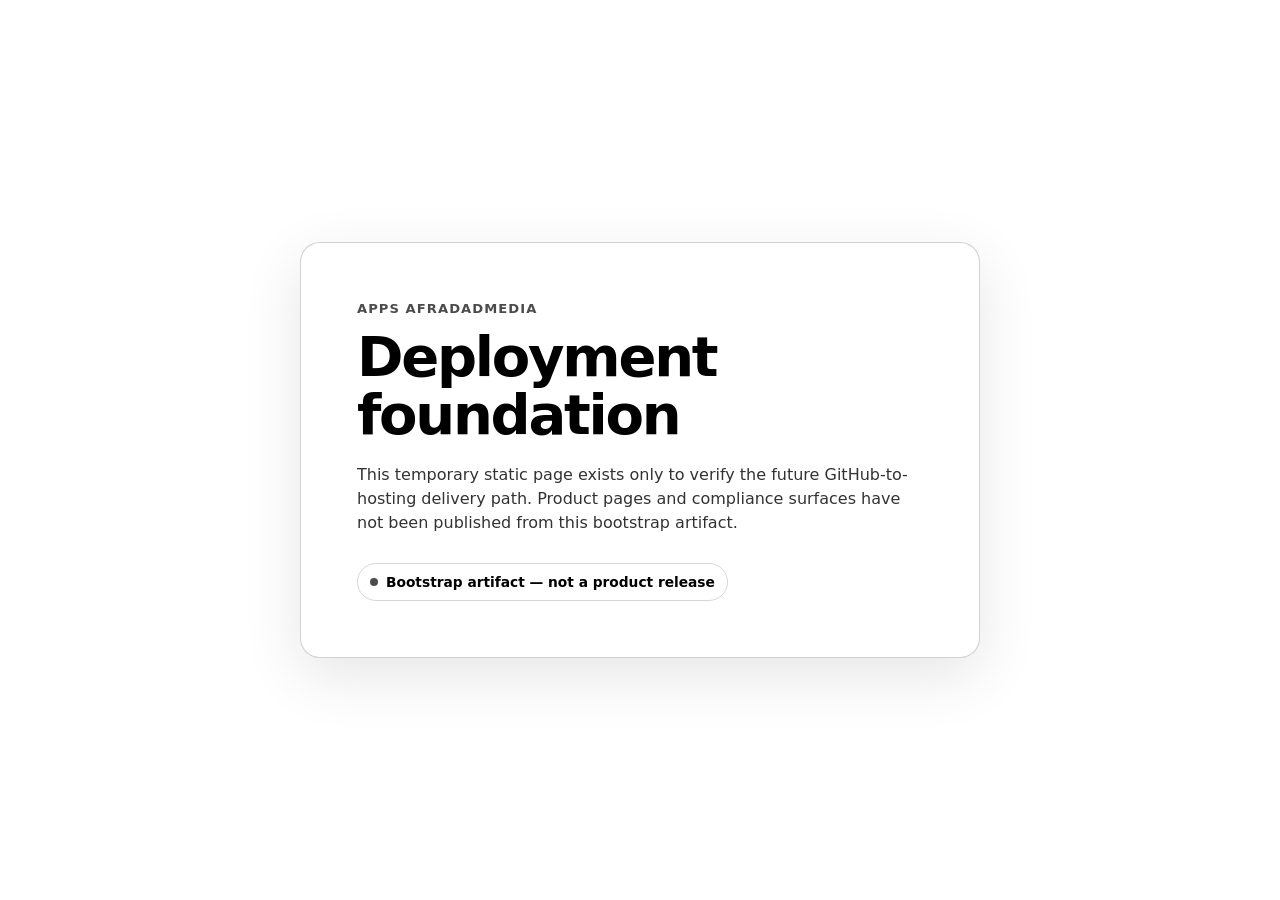
<file: index.html>
<!doctype html>
<html lang="en">
<head>
  <meta charset="utf-8">
  <meta name="viewport" content="width=device-width, initial-scale=1">
  <meta name="robots" content="noindex,nofollow">
  <meta name="color-scheme" content="light dark">
  <title>Apps AfradadMedia — Deployment Foundation</title>
  <style>
    :root {
      font-family: ui-sans-serif, system-ui, -apple-system, BlinkMacSystemFont, "Segoe UI", sans-serif;
      line-height: 1.5;
      color-scheme: light dark;
    }
    * { box-sizing: border-box; }
    body {
      margin: 0;
      min-height: 100vh;
      display: grid;
      place-items: center;
      padding: 24px;
    }
    main {
      width: min(680px, 100%);
      border: 1px solid color-mix(in srgb, CanvasText 18%, transparent);
      border-radius: 20px;
      padding: clamp(28px, 6vw, 56px);
      background: Canvas;
      box-shadow: 0 18px 60px color-mix(in srgb, CanvasText 10%, transparent);
    }
    .eyebrow {
      margin: 0 0 10px;
      font-size: 0.82rem;
      font-weight: 700;
      letter-spacing: 0.08em;
      text-transform: uppercase;
      opacity: 0.7;
    }
    h1 {
      margin: 0;
      font-size: clamp(2rem, 7vw, 3.5rem);
      line-height: 1.02;
      letter-spacing: -0.04em;
    }
    p {
      margin: 20px 0 0;
      max-width: 58ch;
      font-size: 1rem;
      opacity: 0.8;
    }
    .status {
      display: inline-flex;
      align-items: center;
      gap: 8px;
      margin-top: 28px;
      padding: 8px 12px;
      border: 1px solid color-mix(in srgb, CanvasText 16%, transparent);
      border-radius: 999px;
      font-size: 0.86rem;
      font-weight: 650;
    }
    .status::before {
      content: "";
      width: 8px;
      height: 8px;
      border-radius: 50%;
      background: currentColor;
      opacity: 0.7;
    }
  </style>
</head>
<body>
  <main>
    <p class="eyebrow">Apps AfradadMedia</p>
    <h1>Deployment foundation</h1>
    <p>This temporary static page exists only to verify the future GitHub-to-hosting delivery path. Product pages and compliance surfaces have not been published from this bootstrap artifact.</p>
    <div class="status" role="status">Bootstrap artifact — not a product release</div>
  </main>
</body>
</html>
</file>
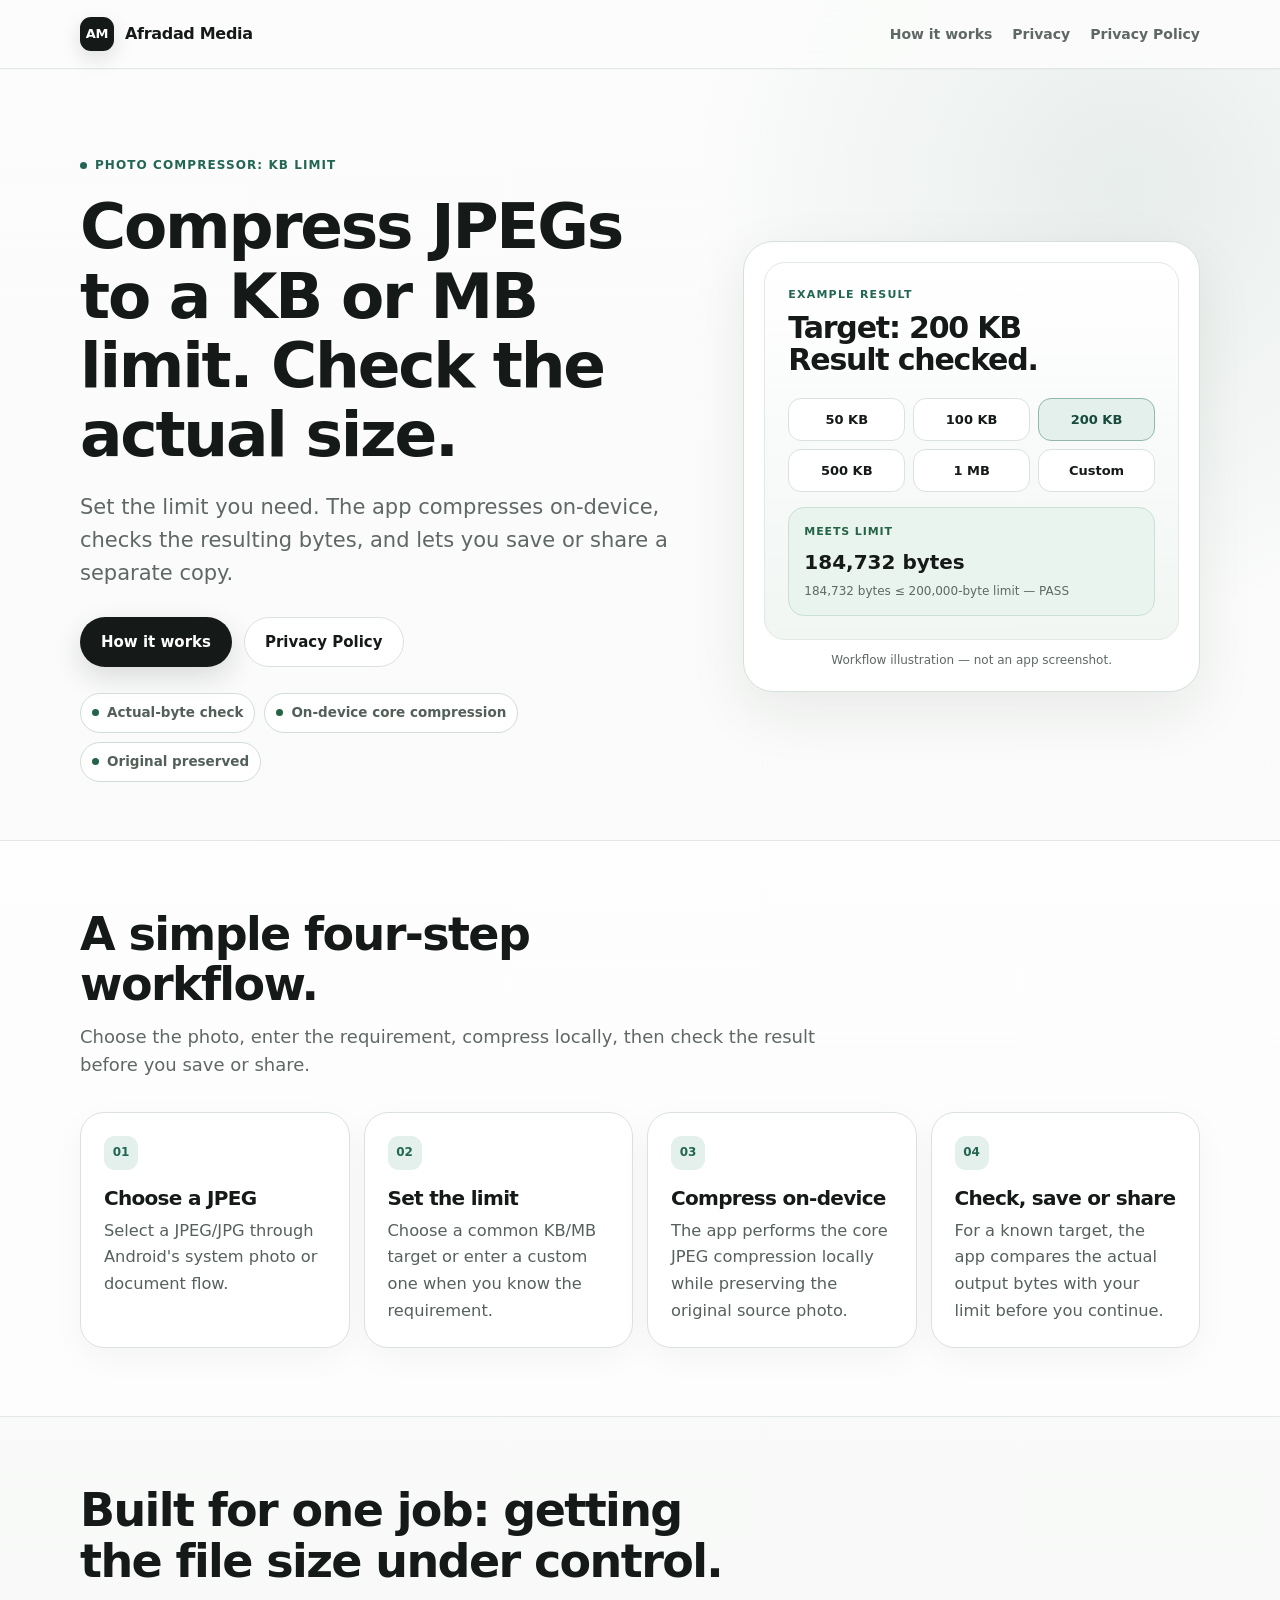
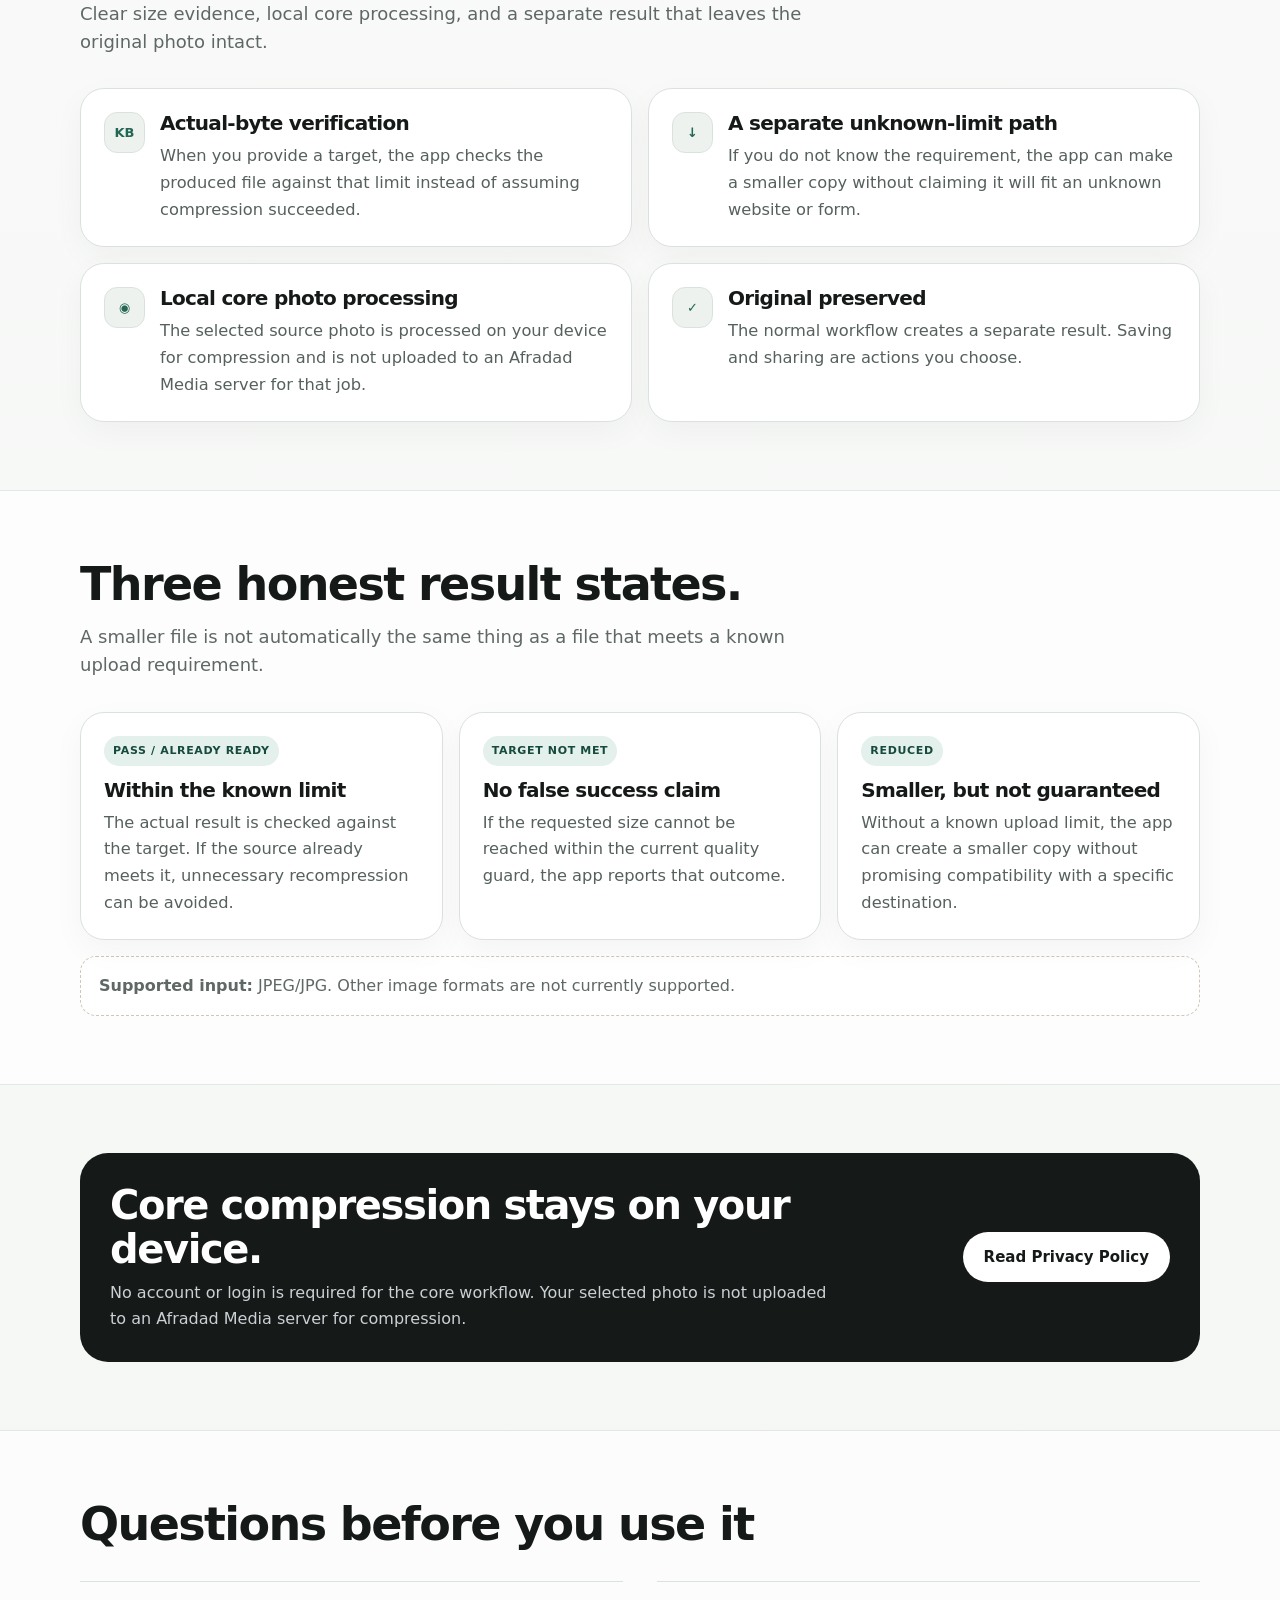
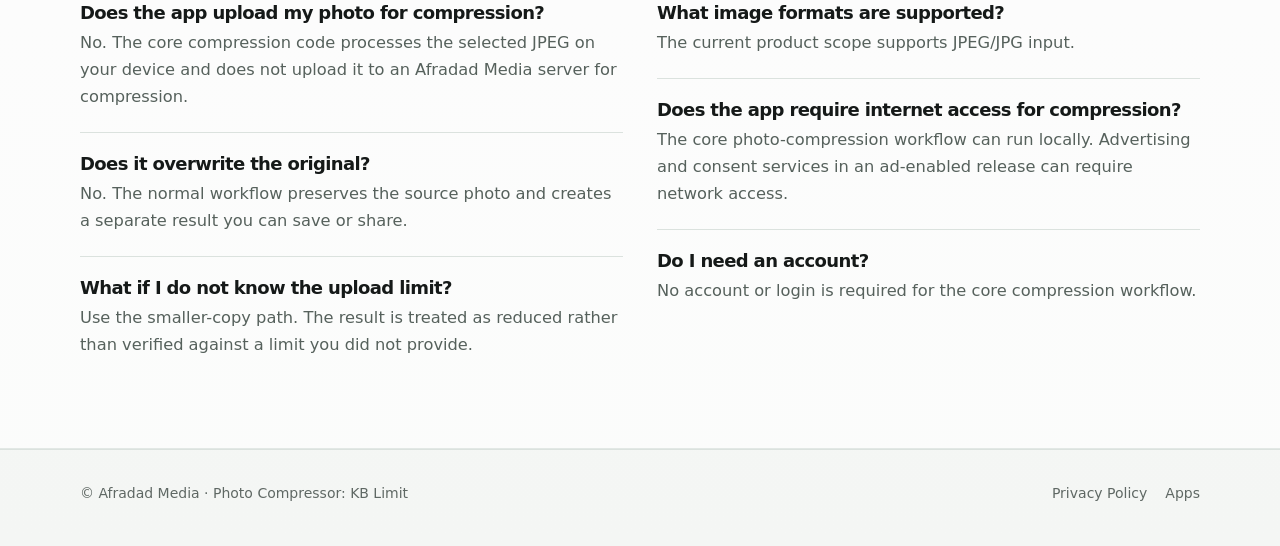
<file: photo-compressor-kb-limit/index.html>
<!doctype html>
<html lang="en">
<head>
  <meta charset="utf-8">
  <meta name="viewport" content="width=device-width,initial-scale=1">
  <meta name="robots" content="noindex,nofollow">
  <meta name="theme-color" content="#fbfaf6">
  <meta name="description" content="Compress JPEG photos toward a specific KB or MB limit, verify the actual output size, and save or share the result.">
  <link rel="canonical" href="https://apps.afradadmedia.com/photo-compressor-kb-limit/">
  <title>Photo Compressor: KB Limit — Afradad Media</title>
  <link rel="stylesheet" href="./assets/site.css">
</head>
<body>
  <a class="skip-link" href="#main">Skip to content</a>

  <header class="site-header">
    <div class="container nav">
      <a class="brand" href="../" aria-label="Afradad Media apps home">
        <span class="brand-mark" aria-hidden="true">AM</span>
        <span>Afradad Media</span>
      </a>
      <nav class="nav-links" aria-label="Primary">
        <a href="#how-it-works">How it works</a>
        <a href="#privacy">Privacy</a>
        <a href="./privacy/">Privacy Policy</a>
      </nav>
    </div>
  </header>

  <main id="main">
    <section class="hero">
      <div class="container hero-grid">
        <div>
          <div class="eyebrow">Photo Compressor: KB Limit</div>
          <h1>Compress JPEGs to a KB or MB limit. Check the actual size.</h1>
          <p class="lead">Set the limit you need. The app compresses on-device, checks the resulting bytes, and lets you save or share a separate copy.</p>
          <div class="hero-actions">
            <a class="button primary" href="#how-it-works">How it works</a>
            <a class="button secondary" href="./privacy/">Privacy Policy</a>
          </div>
          <div class="trust-row" aria-label="Product highlights">
            <span class="trust-pill"><span class="trust-dot"></span>Actual-byte check</span>
            <span class="trust-pill"><span class="trust-dot"></span>On-device core compression</span>
            <span class="trust-pill"><span class="trust-dot"></span>Original preserved</span>
          </div>
        </div>

        <figure class="product-card">
          <div class="product-card-inner">
            <div class="mini-kicker">Example result</div>
            <div class="mini-title">Target: 200 KB<br>Result checked.</div>
            <div class="limit-grid" aria-hidden="true">
              <div class="limit-chip">50 KB</div>
              <div class="limit-chip">100 KB</div>
              <div class="limit-chip active">200 KB</div>
              <div class="limit-chip">500 KB</div>
              <div class="limit-chip">1 MB</div>
              <div class="limit-chip">Custom</div>
            </div>
            <div class="proof-box" aria-hidden="true">
              <div class="proof-label">Meets limit</div>
              <div class="proof-value">184,732 bytes</div>
              <div class="proof-detail">184,732 bytes ≤ 200,000-byte limit — PASS</div>
            </div>
          </div>
          <figcaption class="visual-caption">Workflow illustration — not an app screenshot.</figcaption>
        </figure>
      </div>
    </section>

    <section class="section section-soft" id="how-it-works">
      <div class="container">
        <div class="section-head">
          <h2>A simple four-step workflow.</h2>
          <p>Choose the photo, enter the requirement, compress locally, then check the result before you save or share.</p>
        </div>
        <div class="step-grid">
          <article class="card">
            <div class="step-num">01</div>
            <h3>Choose a JPEG</h3>
            <p>Select a JPEG/JPG through Android's system photo or document flow.</p>
          </article>
          <article class="card">
            <div class="step-num">02</div>
            <h3>Set the limit</h3>
            <p>Choose a common KB/MB target or enter a custom one when you know the requirement.</p>
          </article>
          <article class="card">
            <div class="step-num">03</div>
            <h3>Compress on-device</h3>
            <p>The app performs the core JPEG compression locally while preserving the original source photo.</p>
          </article>
          <article class="card">
            <div class="step-num">04</div>
            <h3>Check, save or share</h3>
            <p>For a known target, the app compares the actual output bytes with your limit before you continue.</p>
          </article>
        </div>
      </div>
    </section>

    <section class="section">
      <div class="container">
        <div class="section-head">
          <h2>Built for one job: getting the file size under control.</h2>
          <p>Clear size evidence, local core processing, and a separate result that leaves the original photo intact.</p>
        </div>
        <div class="feature-grid">
          <article class="card feature-card">
            <div class="icon" aria-hidden="true">KB</div>
            <div>
              <h3>Actual-byte verification</h3>
              <p>When you provide a target, the app checks the produced file against that limit instead of assuming compression succeeded.</p>
            </div>
          </article>
          <article class="card feature-card">
            <div class="icon" aria-hidden="true">↓</div>
            <div>
              <h3>A separate unknown-limit path</h3>
              <p>If you do not know the requirement, the app can make a smaller copy without claiming it will fit an unknown website or form.</p>
            </div>
          </article>
          <article class="card feature-card" id="privacy">
            <div class="icon" aria-hidden="true">◉</div>
            <div>
              <h3>Local core photo processing</h3>
              <p>The selected source photo is processed on your device for compression and is not uploaded to an Afradad Media server for that job.</p>
            </div>
          </article>
          <article class="card feature-card">
            <div class="icon" aria-hidden="true">✓</div>
            <div>
              <h3>Original preserved</h3>
              <p>The normal workflow creates a separate result. Saving and sharing are actions you choose.</p>
            </div>
          </article>
        </div>
      </div>
    </section>

    <section class="section section-soft">
      <div class="container">
        <div class="section-head">
          <h2>Three honest result states.</h2>
          <p>A smaller file is not automatically the same thing as a file that meets a known upload requirement.</p>
        </div>
        <div class="status-grid">
          <article class="card">
            <div class="status-label">PASS / Already ready</div>
            <h3>Within the known limit</h3>
            <p>The actual result is checked against the target. If the source already meets it, unnecessary recompression can be avoided.</p>
          </article>
          <article class="card">
            <div class="status-label">Target not met</div>
            <h3>No false success claim</h3>
            <p>If the requested size cannot be reached within the current quality guard, the app reports that outcome.</p>
          </article>
          <article class="card">
            <div class="status-label">Reduced</div>
            <h3>Smaller, but not guaranteed</h3>
            <p>Without a known upload limit, the app can create a smaller copy without promising compatibility with a specific destination.</p>
          </article>
        </div>
        <div class="format-note"><strong>Supported input:</strong> JPEG/JPG. Other image formats are not currently supported.</div>
      </div>
    </section>

    <section class="section">
      <div class="container">
        <div class="callout">
          <div>
            <h2>Core compression stays on your device.</h2>
            <p>No account or login is required for the core workflow. Your selected photo is not uploaded to an Afradad Media server for compression.</p>
          </div>
          <a class="button" href="./privacy/">Read Privacy Policy</a>
        </div>
      </div>
    </section>

    <section class="section section-soft" id="faq">
      <div class="container">
        <div class="section-head">
          <h2>Questions before you use it</h2>
        </div>
        <div class="faq-grid">
          <div>
            <article class="faq-item">
              <h3>Does the app upload my photo for compression?</h3>
              <p>No. The core compression code processes the selected JPEG on your device and does not upload it to an Afradad Media server for compression.</p>
            </article>
            <article class="faq-item">
              <h3>Does it overwrite the original?</h3>
              <p>No. The normal workflow preserves the source photo and creates a separate result you can save or share.</p>
            </article>
            <article class="faq-item">
              <h3>What if I do not know the upload limit?</h3>
              <p>Use the smaller-copy path. The result is treated as reduced rather than verified against a limit you did not provide.</p>
            </article>
          </div>
          <div>
            <article class="faq-item">
              <h3>What image formats are supported?</h3>
              <p>The current product scope supports JPEG/JPG input.</p>
            </article>
            <article class="faq-item">
              <h3>Does the app require internet access for compression?</h3>
              <p>The core photo-compression workflow can run locally. Advertising and consent services in an ad-enabled release can require network access.</p>
            </article>
            <article class="faq-item">
              <h3>Do I need an account?</h3>
              <p>No account or login is required for the core compression workflow.</p>
            </article>
          </div>
        </div>
      </div>
    </section>
  </main>

  <footer class="site-footer">
    <div class="container footer-row">
      <div>© Afradad Media · Photo Compressor: KB Limit</div>
      <div class="footer-links">
        <a href="./privacy/">Privacy Policy</a>
        <a href="../">Apps</a>
      </div>
    </div>
  </footer>
</body>
</html>
</file>
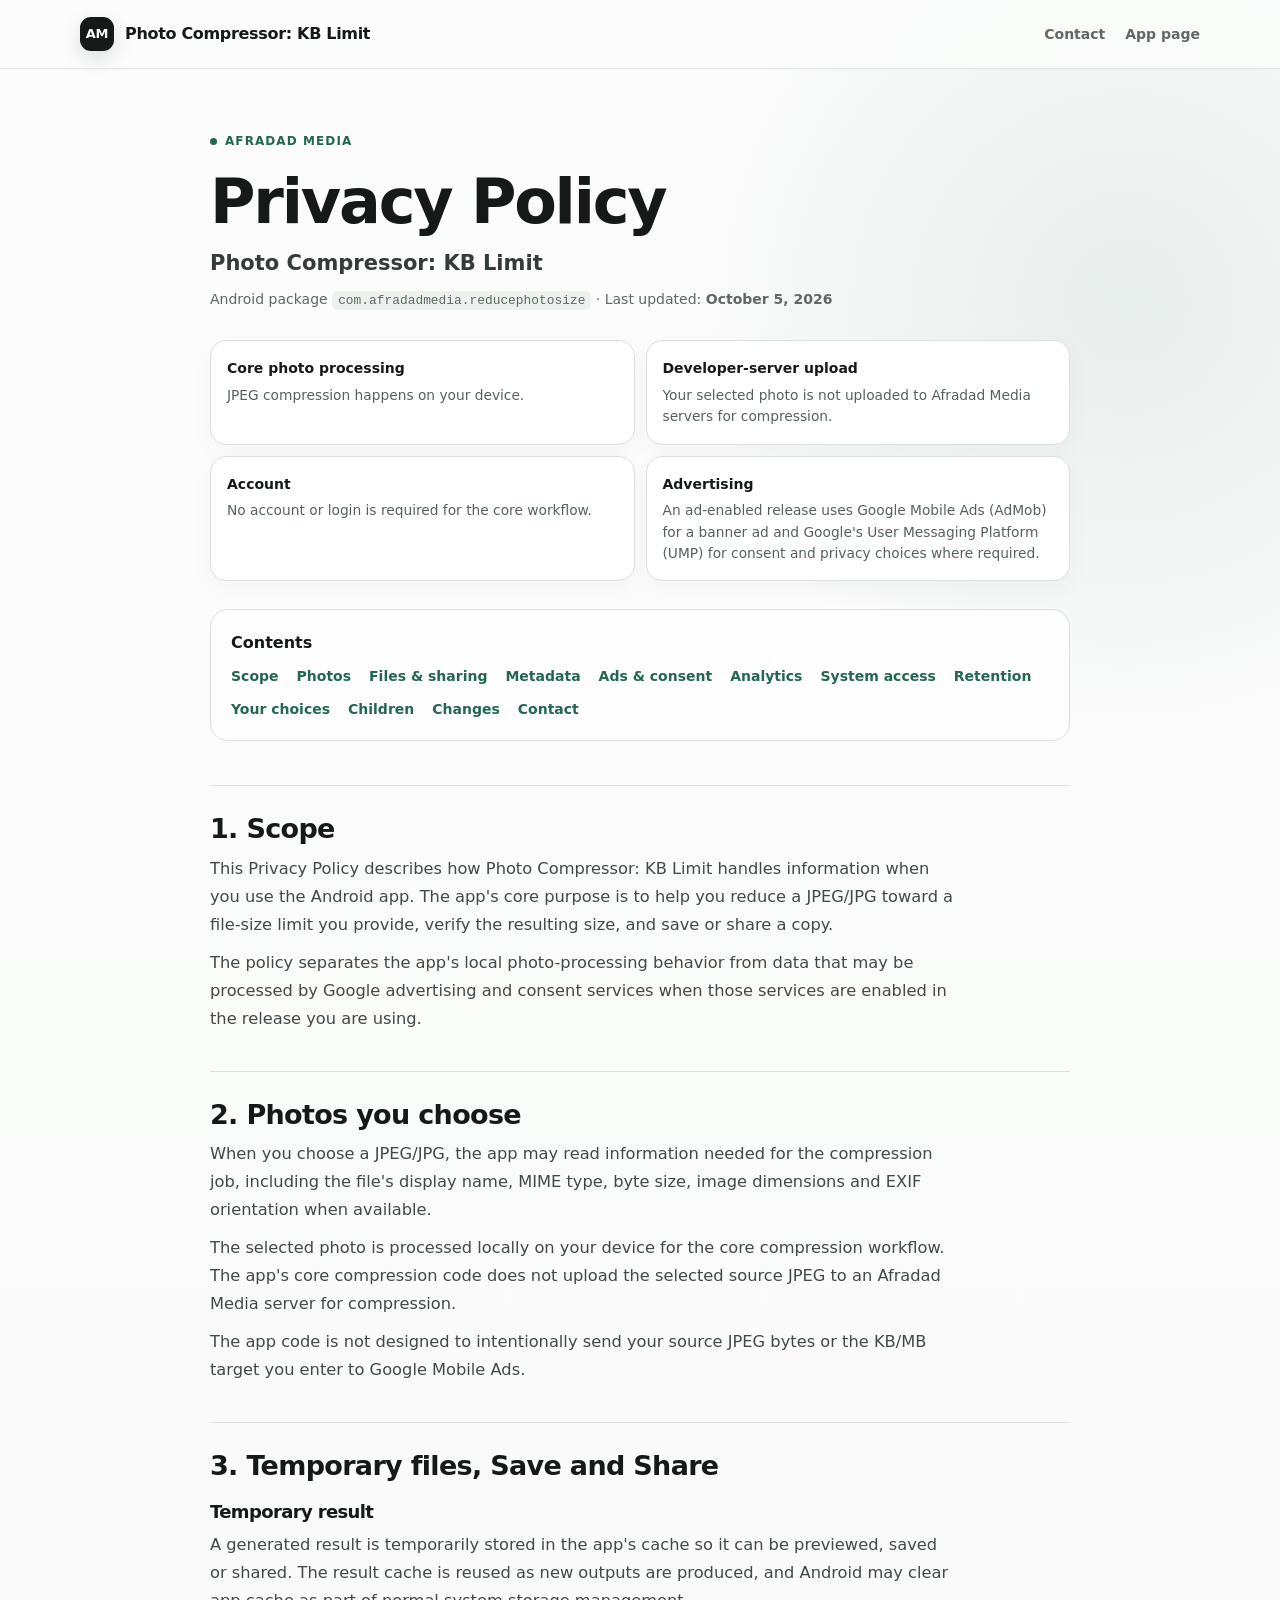
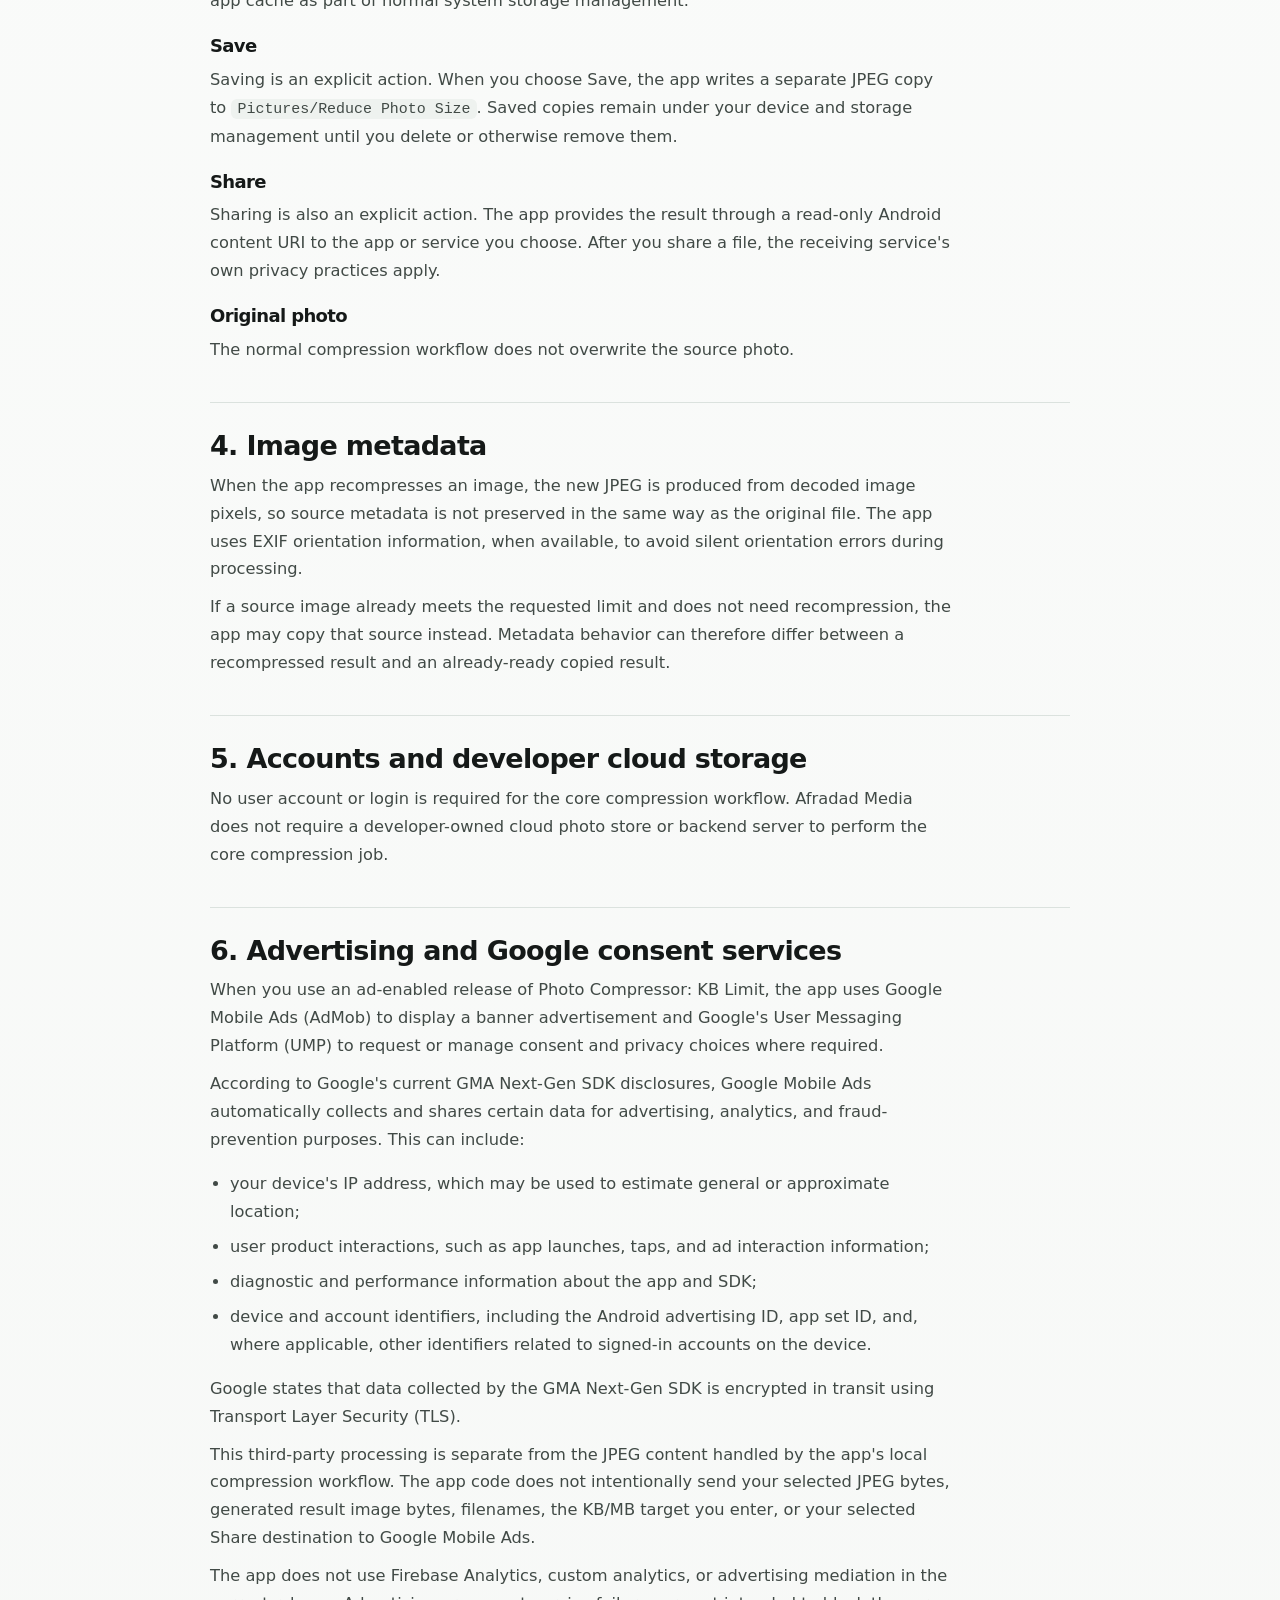
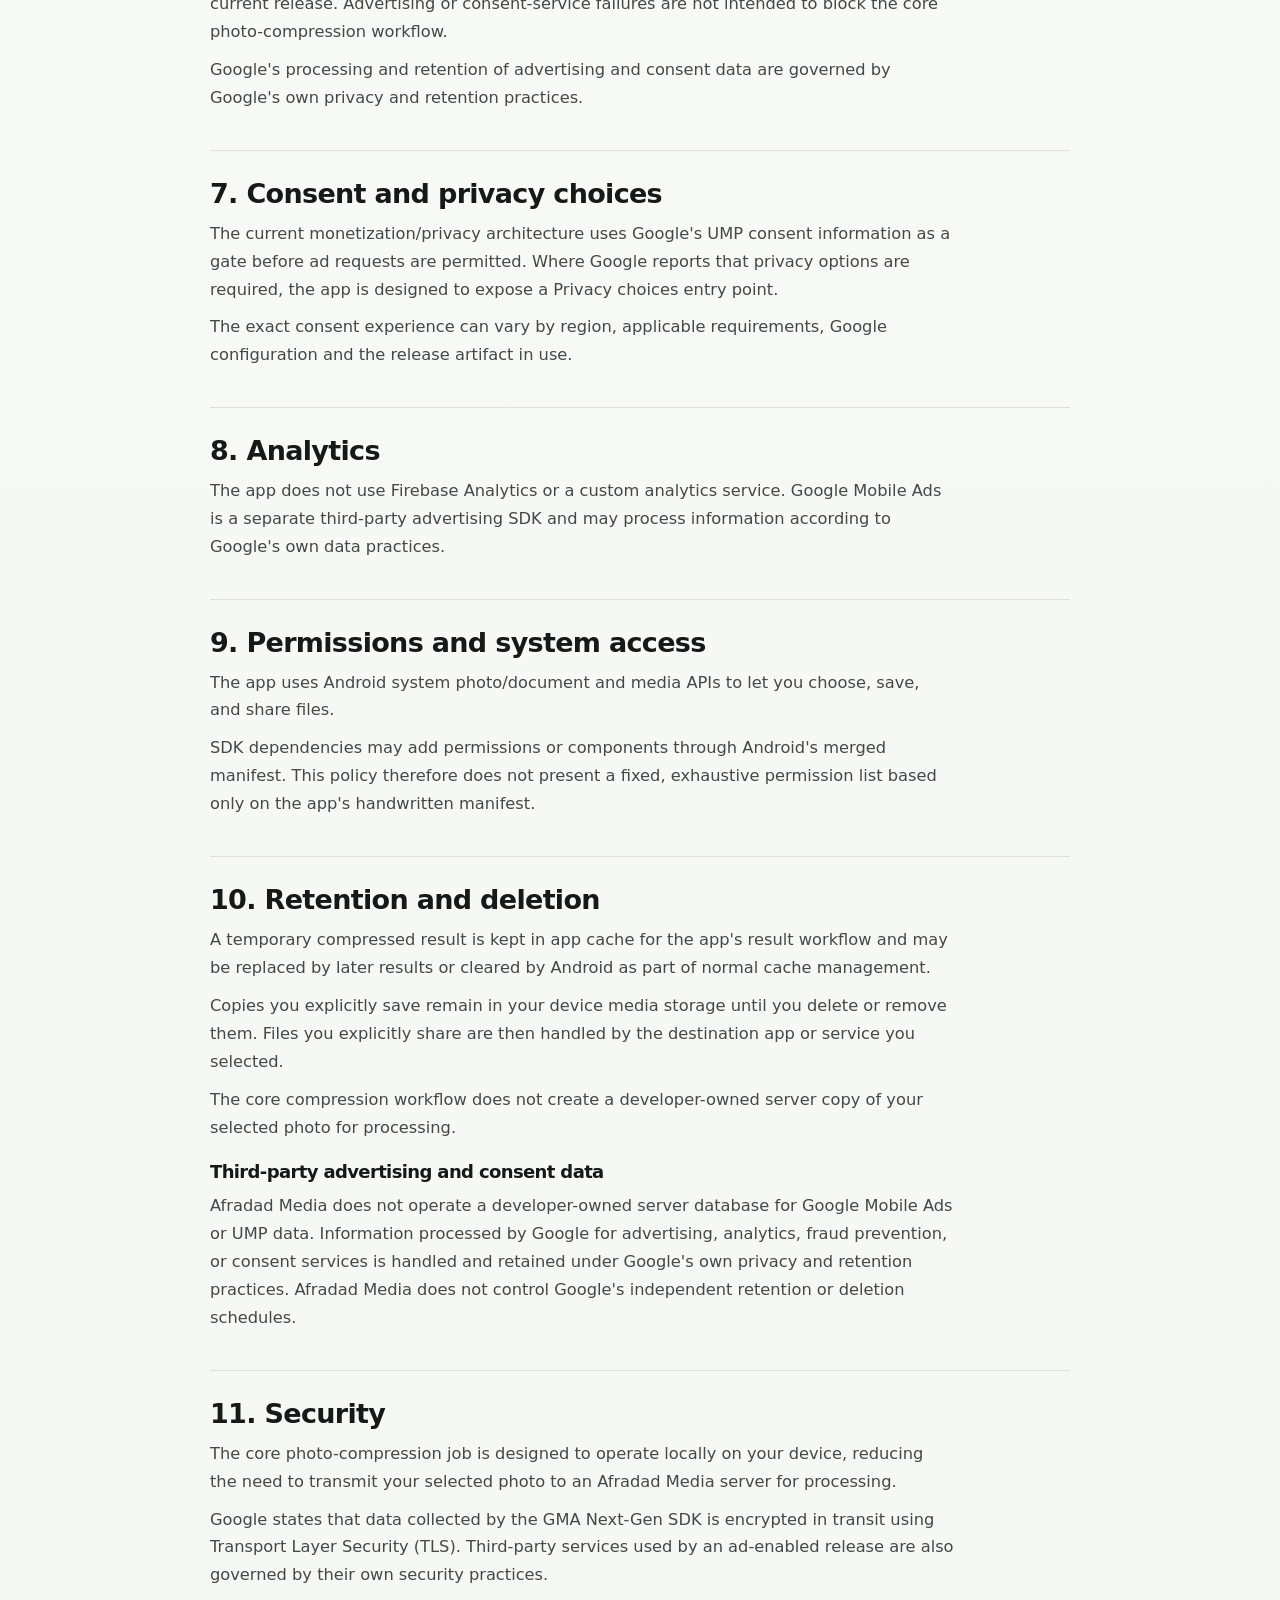
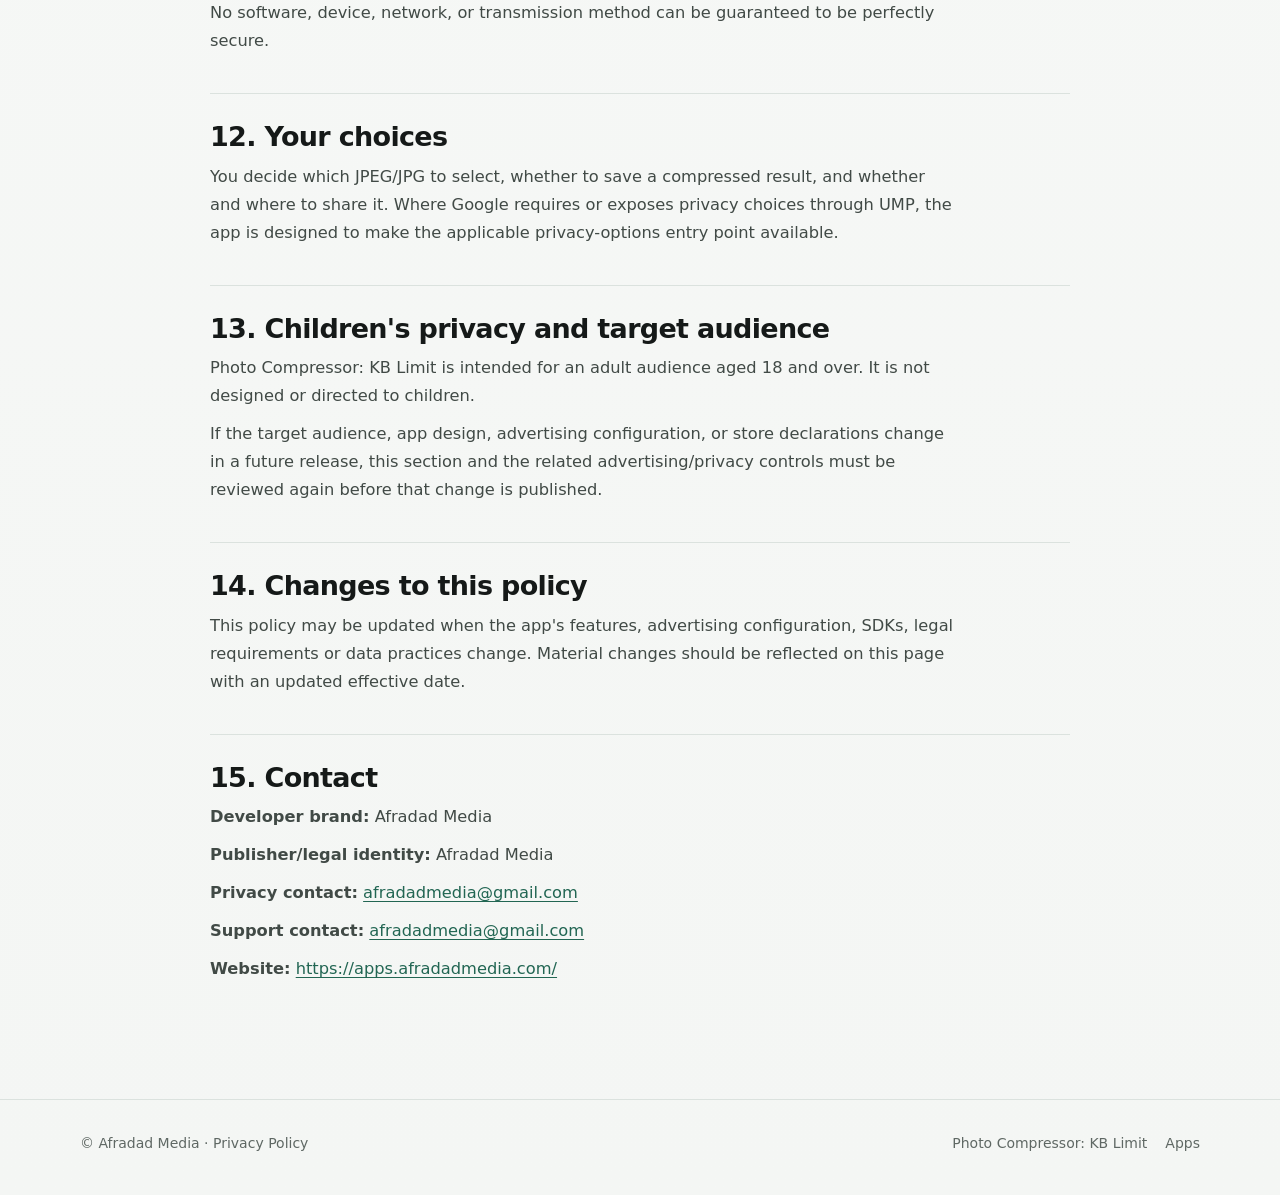
<file: photo-compressor-kb-limit/privacy/index.html>
<!doctype html>
<html lang="en">
<head>
  <meta charset="utf-8">
  <meta name="viewport" content="width=device-width,initial-scale=1">
  <meta name="robots" content="noindex,nofollow">
  <meta name="theme-color" content="#fbfaf6">
  <meta name="description" content="Privacy Policy for Photo Compressor: KB Limit by Afradad Media.">
  <link rel="canonical" href="https://apps.afradadmedia.com/photo-compressor-kb-limit/privacy/">
  <title>Privacy Policy — Photo Compressor: KB Limit</title>
  <link rel="stylesheet" href="../assets/site.css">
</head>
<body>
  <a class="skip-link" href="#main">Skip to content</a>

  <header class="site-header">
    <div class="container nav">
      <a class="brand" href="../" aria-label="Back to Photo Compressor: KB Limit">
        <span class="brand-mark" aria-hidden="true">AM</span>
        <span>Photo Compressor: KB Limit</span>
      </a>
      <nav class="nav-links" aria-label="Privacy navigation">
        <a href="#contact">Contact</a>
        <a href="../">App page</a>
      </nav>
    </div>
  </header>

  <main class="policy-wrap" id="main">
    <header class="policy-header">
      <div class="eyebrow">Afradad Media</div>
      <h1>Privacy Policy</h1>
      <p class="policy-subtitle">Photo Compressor: KB Limit</p>
      <p class="policy-meta">Android package <span class="codeish">com.afradadmedia.reducephotosize</span> · Last updated: <strong>October 5, 2026</strong></p>

      <div class="policy-summary">
        <div class="summary-item">
          <strong>Core photo processing</strong>
          <span>JPEG compression happens on your device.</span>
        </div>
        <div class="summary-item">
          <strong>Developer-server upload</strong>
          <span>Your selected photo is not uploaded to Afradad Media servers for compression.</span>
        </div>
        <div class="summary-item">
          <strong>Account</strong>
          <span>No account or login is required for the core workflow.</span>
        </div>
        <div class="summary-item">
          <strong>Advertising</strong>
          <span>An ad-enabled release uses Google Mobile Ads (AdMob) for a banner ad and Google's User Messaging Platform (UMP) for consent and privacy choices where required.</span>
        </div>
      </div>

      <nav class="policy-toc" aria-label="Privacy Policy contents">
        <strong>Contents</strong>
        <div class="policy-toc-links">
          <a href="#scope">Scope</a>
          <a href="#photos">Photos</a>
          <a href="#files">Files & sharing</a>
          <a href="#metadata">Metadata</a>
          <a href="#ads">Ads & consent</a>
          <a href="#analytics">Analytics</a>
          <a href="#permissions">System access</a>
          <a href="#retention">Retention</a>
          <a href="#choices">Your choices</a>
          <a href="#children">Children</a>
          <a href="#changes">Changes</a>
          <a href="#contact">Contact</a>
        </div>
      </nav>
    </header>

    <section class="policy-section" id="scope">
      <h2>1. Scope</h2>
      <p>This Privacy Policy describes how Photo Compressor: KB Limit handles information when you use the Android app. The app's core purpose is to help you reduce a JPEG/JPG toward a file-size limit you provide, verify the resulting size, and save or share a copy.</p>
      <p>The policy separates the app's local photo-processing behavior from data that may be processed by Google advertising and consent services when those services are enabled in the release you are using.</p>
    </section>

    <section class="policy-section" id="photos">
      <h2>2. Photos you choose</h2>
      <p>When you choose a JPEG/JPG, the app may read information needed for the compression job, including the file's display name, MIME type, byte size, image dimensions and EXIF orientation when available.</p>
      <p>The selected photo is processed locally on your device for the core compression workflow. The app's core compression code does not upload the selected source JPEG to an Afradad Media server for compression.</p>
      <p>The app code is not designed to intentionally send your source JPEG bytes or the KB/MB target you enter to Google Mobile Ads.</p>
    </section>

    <section class="policy-section" id="files">
      <h2>3. Temporary files, Save and Share</h2>
      <h3>Temporary result</h3>
      <p>A generated result is temporarily stored in the app's cache so it can be previewed, saved or shared. The result cache is reused as new outputs are produced, and Android may clear app cache as part of normal system storage management.</p>
      <h3>Save</h3>
      <p>Saving is an explicit action. When you choose Save, the app writes a separate JPEG copy to <span class="codeish">Pictures/Reduce Photo Size</span>. Saved copies remain under your device and storage management until you delete or otherwise remove them.</p>
      <h3>Share</h3>
      <p>Sharing is also an explicit action. The app provides the result through a read-only Android content URI to the app or service you choose. After you share a file, the receiving service's own privacy practices apply.</p>
      <h3>Original photo</h3>
      <p>The normal compression workflow does not overwrite the source photo.</p>
    </section>

    <section class="policy-section" id="metadata">
      <h2>4. Image metadata</h2>
      <p>When the app recompresses an image, the new JPEG is produced from decoded image pixels, so source metadata is not preserved in the same way as the original file. The app uses EXIF orientation information, when available, to avoid silent orientation errors during processing.</p>
      <p>If a source image already meets the requested limit and does not need recompression, the app may copy that source instead. Metadata behavior can therefore differ between a recompressed result and an already-ready copied result.</p>
    </section>

    <section class="policy-section">
      <h2>5. Accounts and developer cloud storage</h2>
      <p>No user account or login is required for the core compression workflow. Afradad Media does not require a developer-owned cloud photo store or backend server to perform the core compression job.</p>
    </section>

    <section class="policy-section" id="ads">
      <h2>6. Advertising and Google consent services</h2>
      <p>When you use an ad-enabled release of Photo Compressor: KB Limit, the app uses Google Mobile Ads (AdMob) to display a banner advertisement and Google's User Messaging Platform (UMP) to request or manage consent and privacy choices where required.</p>
      <p>According to Google's current GMA Next-Gen SDK disclosures, Google Mobile Ads automatically collects and shares certain data for advertising, analytics, and fraud-prevention purposes. This can include:</p>
      <ul>
        <li>your device's IP address, which may be used to estimate general or approximate location;</li>
        <li>user product interactions, such as app launches, taps, and ad interaction information;</li>
        <li>diagnostic and performance information about the app and SDK;</li>
        <li>device and account identifiers, including the Android advertising ID, app set ID, and, where applicable, other identifiers related to signed-in accounts on the device.</li>
      </ul>
      <p>Google states that data collected by the GMA Next-Gen SDK is encrypted in transit using Transport Layer Security (TLS).</p>
      <p>This third-party processing is separate from the JPEG content handled by the app's local compression workflow. The app code does not intentionally send your selected JPEG bytes, generated result image bytes, filenames, the KB/MB target you enter, or your selected Share destination to Google Mobile Ads.</p>
      <p>The app does not use Firebase Analytics, custom analytics, or advertising mediation in the current release. Advertising or consent-service failures are not intended to block the core photo-compression workflow.</p>
      <p>Google's processing and retention of advertising and consent data are governed by Google's own privacy and retention practices.</p>
    </section>

    <section class="policy-section">
      <h2>7. Consent and privacy choices</h2>
      <p>The current monetization/privacy architecture uses Google's UMP consent information as a gate before ad requests are permitted. Where Google reports that privacy options are required, the app is designed to expose a Privacy choices entry point.</p>
      <p>The exact consent experience can vary by region, applicable requirements, Google configuration and the release artifact in use.</p>
    </section>

    <section class="policy-section" id="analytics">
      <h2>8. Analytics</h2>
      <p>The app does not use Firebase Analytics or a custom analytics service. Google Mobile Ads is a separate third-party advertising SDK and may process information according to Google's own data practices.</p>
    </section>

    <section class="policy-section" id="permissions">
      <h2>9. Permissions and system access</h2>
      <p>The app uses Android system photo/document and media APIs to let you choose, save, and share files.</p>
      <p>SDK dependencies may add permissions or components through Android's merged manifest. This policy therefore does not present a fixed, exhaustive permission list based only on the app's handwritten manifest.</p>
    </section>

    <section class="policy-section" id="retention">
      <h2>10. Retention and deletion</h2>
      <p>A temporary compressed result is kept in app cache for the app's result workflow and may be replaced by later results or cleared by Android as part of normal cache management.</p>
      <p>Copies you explicitly save remain in your device media storage until you delete or remove them. Files you explicitly share are then handled by the destination app or service you selected.</p>
      <p>The core compression workflow does not create a developer-owned server copy of your selected photo for processing.</p>
      <h3>Third-party advertising and consent data</h3>
      <p>Afradad Media does not operate a developer-owned server database for Google Mobile Ads or UMP data. Information processed by Google for advertising, analytics, fraud prevention, or consent services is handled and retained under Google's own privacy and retention practices. Afradad Media does not control Google's independent retention or deletion schedules.</p>
    </section>

    <section class="policy-section">
      <h2>11. Security</h2>
      <p>The core photo-compression job is designed to operate locally on your device, reducing the need to transmit your selected photo to an Afradad Media server for processing.</p>
      <p>Google states that data collected by the GMA Next-Gen SDK is encrypted in transit using Transport Layer Security (TLS). Third-party services used by an ad-enabled release are also governed by their own security practices.</p>
      <p>No software, device, network, or transmission method can be guaranteed to be perfectly secure.</p>
    </section>

    <section class="policy-section" id="choices">
      <h2>12. Your choices</h2>
      <p>You decide which JPEG/JPG to select, whether to save a compressed result, and whether and where to share it. Where Google requires or exposes privacy choices through UMP, the app is designed to make the applicable privacy-options entry point available.</p>
    </section>

    <section class="policy-section" id="children">
      <h2>13. Children's privacy and target audience</h2>
      <p>Photo Compressor: KB Limit is intended for an adult audience aged 18 and over. It is not designed or directed to children.</p>
      <p>If the target audience, app design, advertising configuration, or store declarations change in a future release, this section and the related advertising/privacy controls must be reviewed again before that change is published.</p>
    </section>

    <section class="policy-section" id="changes">
      <h2>14. Changes to this policy</h2>
      <p>This policy may be updated when the app's features, advertising configuration, SDKs, legal requirements or data practices change. Material changes should be reflected on this page with an updated effective date.</p>
    </section>

    <section class="policy-section" id="contact">
      <h2>15. Contact</h2>
      <p><strong>Developer brand:</strong> Afradad Media</p>
      <p><strong>Publisher/legal identity:</strong> Afradad Media</p>
      <p><strong>Privacy contact:</strong> <a href="mailto:afradadmedia@gmail.com">afradadmedia@gmail.com</a></p>
      <p><strong>Support contact:</strong> <a href="mailto:afradadmedia@gmail.com">afradadmedia@gmail.com</a></p>
      <p><strong>Website:</strong> <a href="https://apps.afradadmedia.com/">https://apps.afradadmedia.com/</a></p>
    </section>
  </main>

  <footer class="site-footer">
    <div class="container footer-row">
      <div>© Afradad Media · Privacy Policy</div>
      <div class="footer-links">
        <a href="../">Photo Compressor: KB Limit</a>
        <a href="../../">Apps</a>
      </div>
    </div>
  </footer>
</body>
</html>
</file>
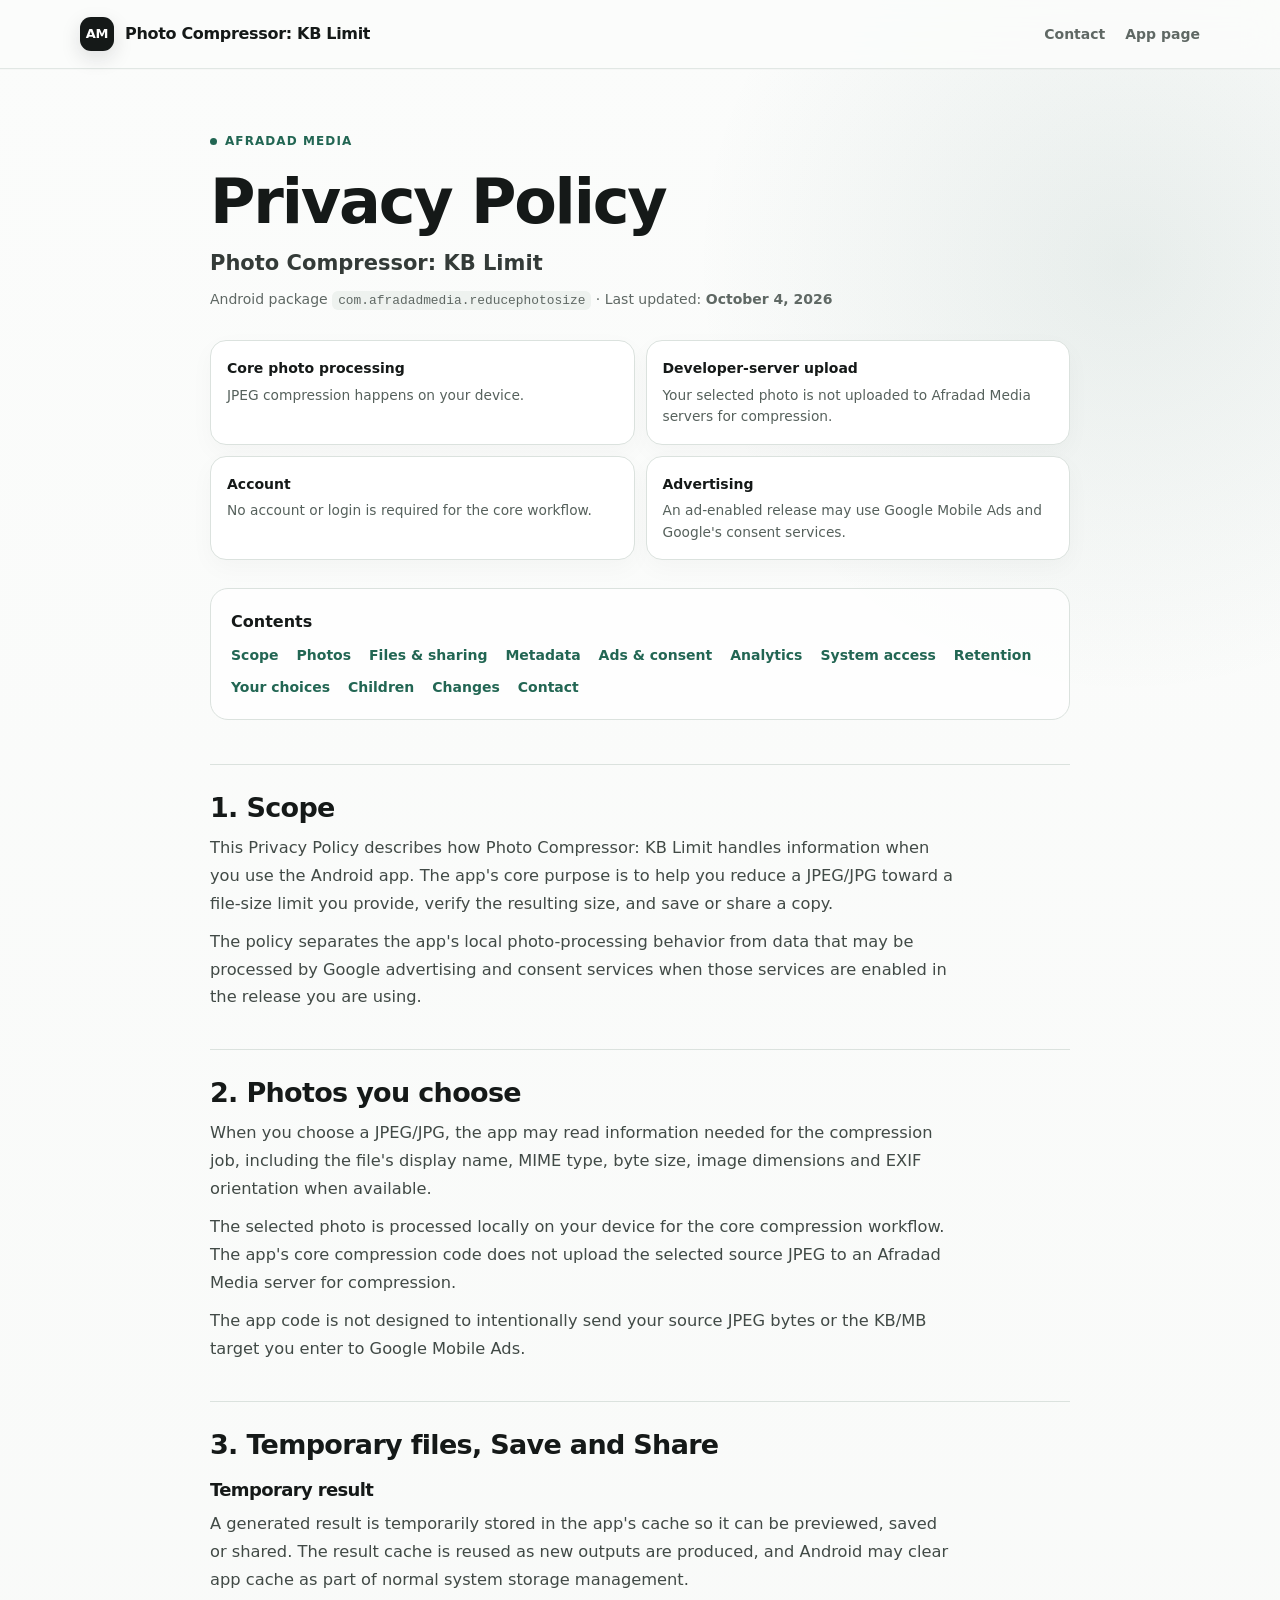
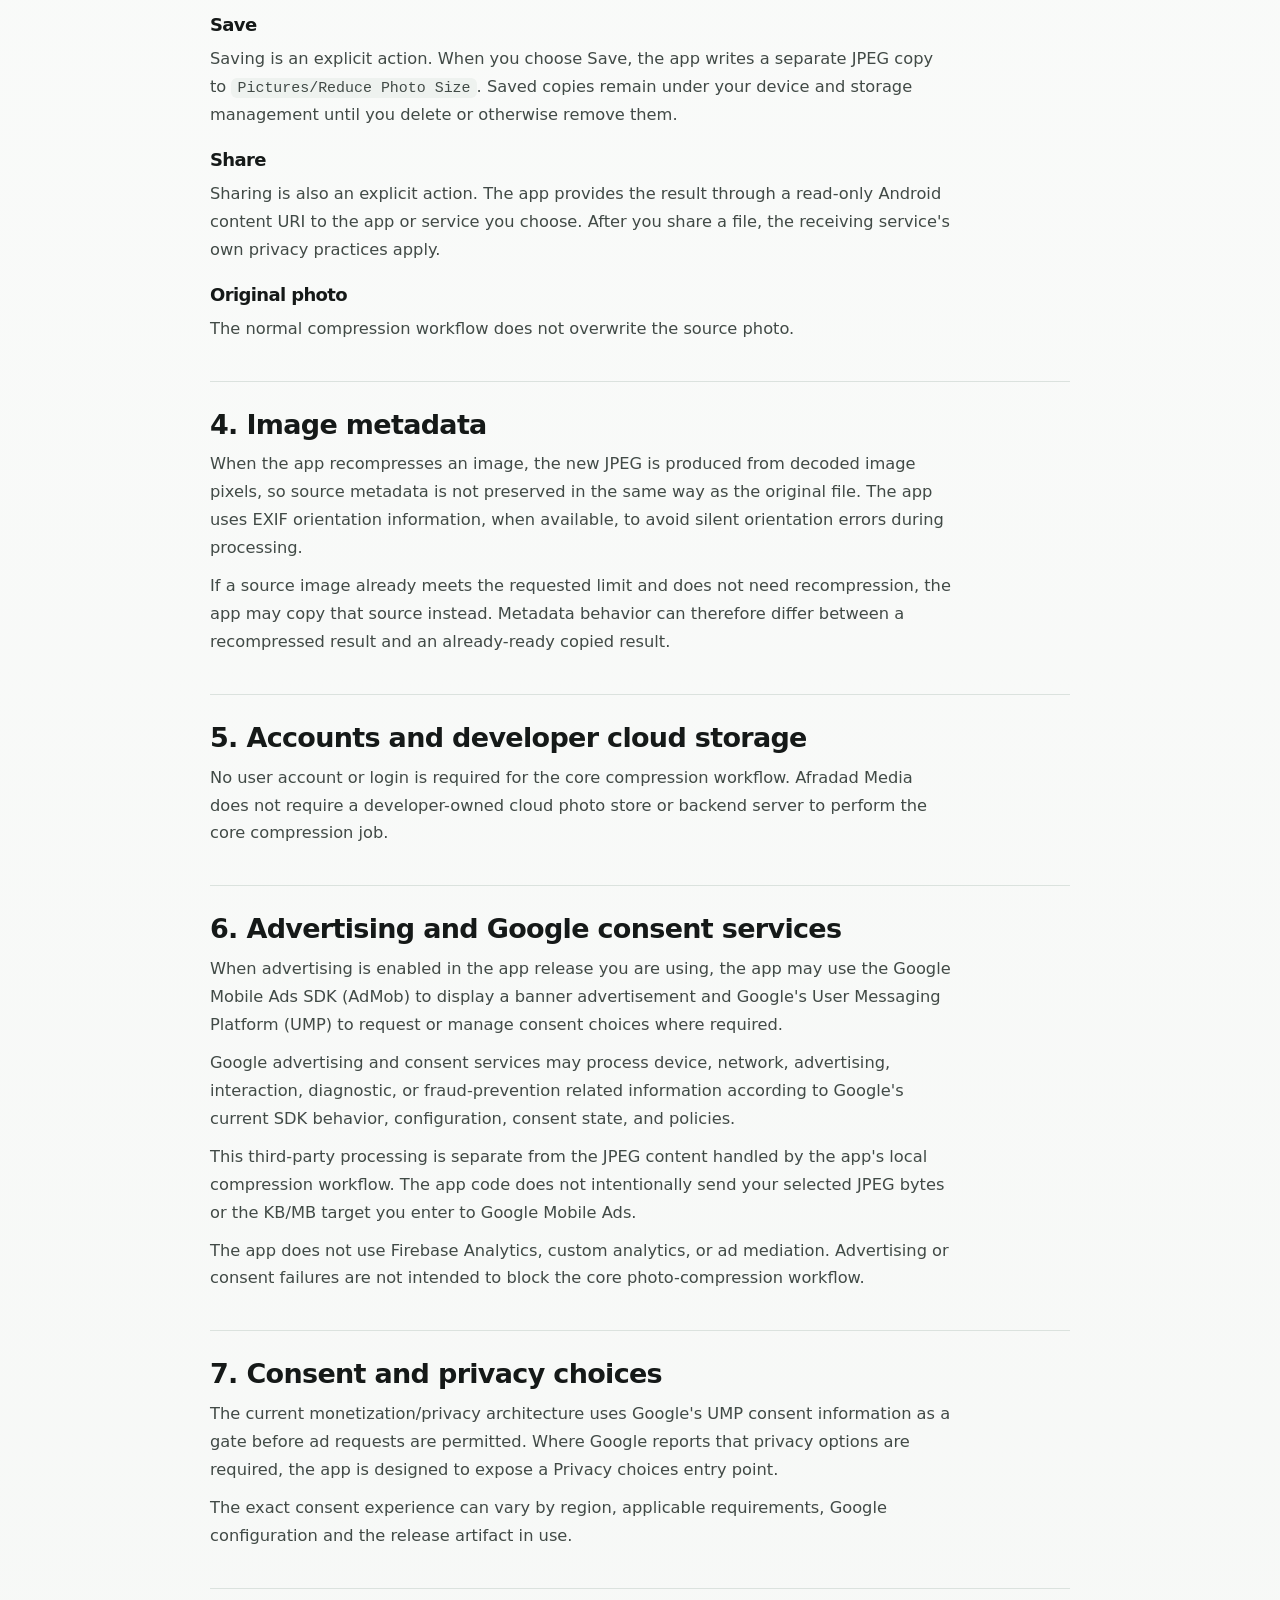
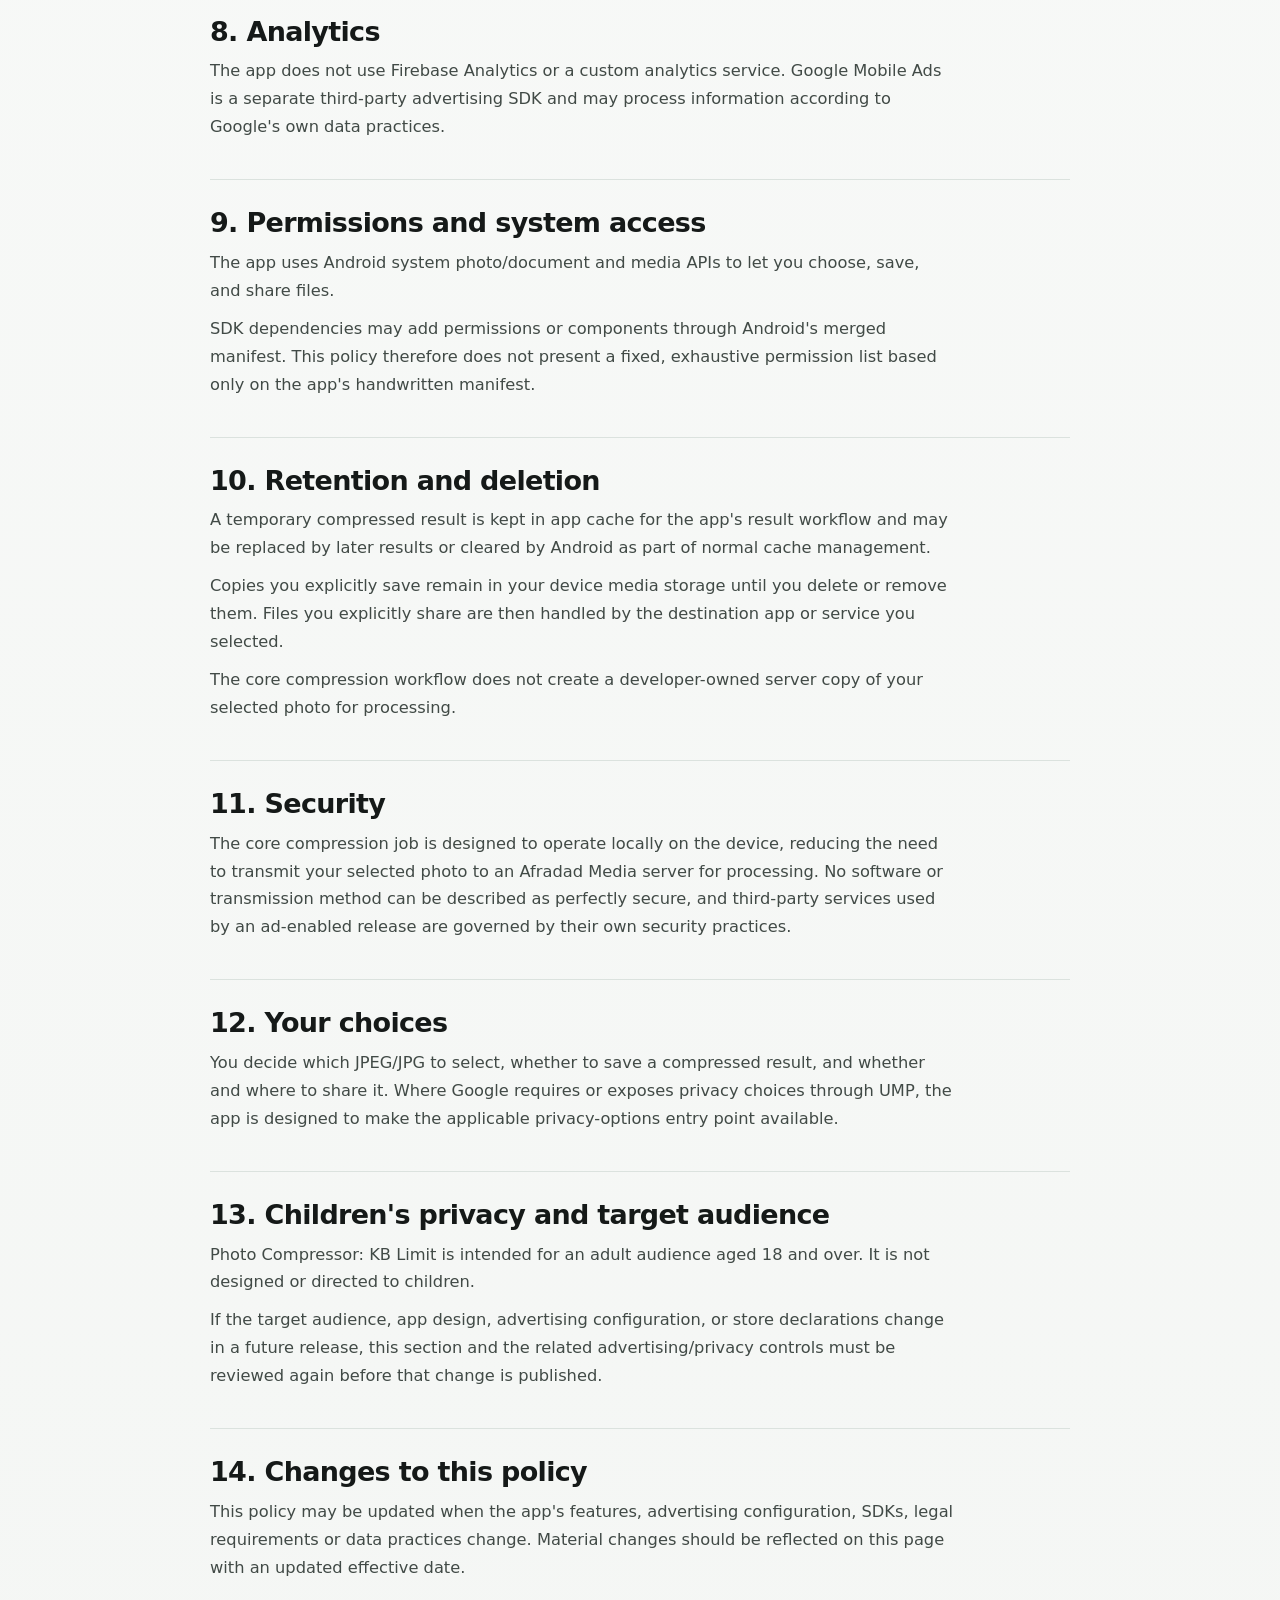
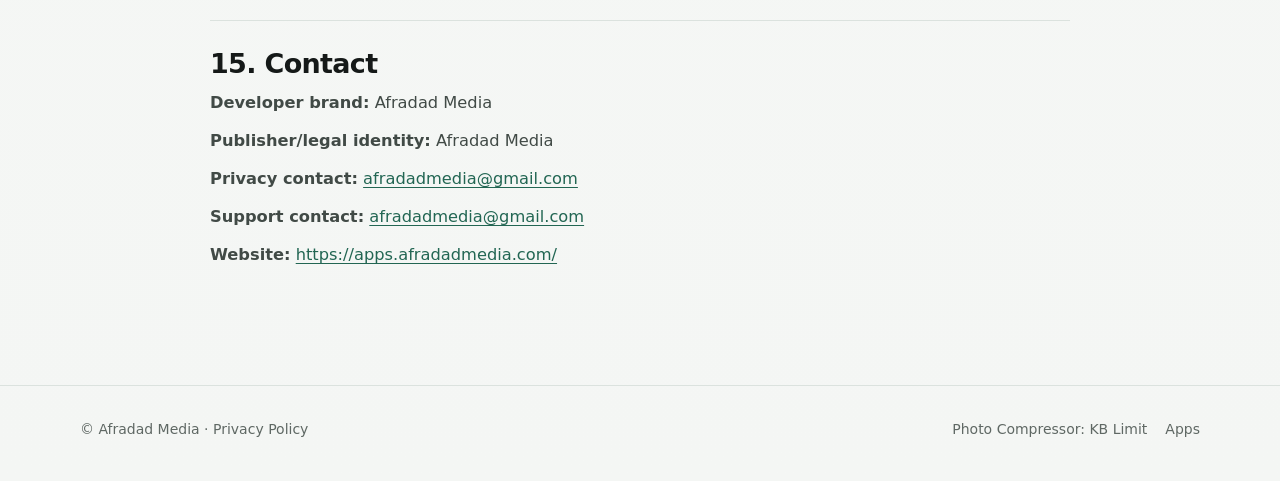
<file: public/photo-compressor-kb-limit/privacy/index.html>
<!doctype html>
<html lang="en">
<head>
  <meta charset="utf-8">
  <meta name="viewport" content="width=device-width,initial-scale=1">
  <meta name="robots" content="noindex,nofollow">
  <meta name="theme-color" content="#fbfaf6">
  <meta name="description" content="Privacy Policy for Photo Compressor: KB Limit by Afradad Media.">
  <link rel="canonical" href="https://apps.afradadmedia.com/photo-compressor-kb-limit/privacy/">
  <title>Privacy Policy — Photo Compressor: KB Limit</title>
  <link rel="stylesheet" href="../assets/site.css">
</head>
<body>
  <a class="skip-link" href="#main">Skip to content</a>

  <header class="site-header">
    <div class="container nav">
      <a class="brand" href="../" aria-label="Back to Photo Compressor: KB Limit">
        <span class="brand-mark" aria-hidden="true">AM</span>
        <span>Photo Compressor: KB Limit</span>
      </a>
      <nav class="nav-links" aria-label="Privacy navigation">
        <a href="#contact">Contact</a>
        <a href="../">App page</a>
      </nav>
    </div>
  </header>

  <main class="policy-wrap" id="main">
    <header class="policy-header">
      <div class="eyebrow">Afradad Media</div>
      <h1>Privacy Policy</h1>
      <p class="policy-subtitle">Photo Compressor: KB Limit</p>
      <p class="policy-meta">Android package <span class="codeish">com.afradadmedia.reducephotosize</span> · Last updated: <strong>October 4, 2026</strong></p>

      <div class="policy-summary">
        <div class="summary-item">
          <strong>Core photo processing</strong>
          <span>JPEG compression happens on your device.</span>
        </div>
        <div class="summary-item">
          <strong>Developer-server upload</strong>
          <span>Your selected photo is not uploaded to Afradad Media servers for compression.</span>
        </div>
        <div class="summary-item">
          <strong>Account</strong>
          <span>No account or login is required for the core workflow.</span>
        </div>
        <div class="summary-item">
          <strong>Advertising</strong>
          <span>An ad-enabled release may use Google Mobile Ads and Google's consent services.</span>
        </div>
      </div>

      <nav class="policy-toc" aria-label="Privacy Policy contents">
        <strong>Contents</strong>
        <div class="policy-toc-links">
          <a href="#scope">Scope</a>
          <a href="#photos">Photos</a>
          <a href="#files">Files & sharing</a>
          <a href="#metadata">Metadata</a>
          <a href="#ads">Ads & consent</a>
          <a href="#analytics">Analytics</a>
          <a href="#permissions">System access</a>
          <a href="#retention">Retention</a>
          <a href="#choices">Your choices</a>
          <a href="#children">Children</a>
          <a href="#changes">Changes</a>
          <a href="#contact">Contact</a>
        </div>
      </nav>
    </header>

    <section class="policy-section" id="scope">
      <h2>1. Scope</h2>
      <p>This Privacy Policy describes how Photo Compressor: KB Limit handles information when you use the Android app. The app's core purpose is to help you reduce a JPEG/JPG toward a file-size limit you provide, verify the resulting size, and save or share a copy.</p>
      <p>The policy separates the app's local photo-processing behavior from data that may be processed by Google advertising and consent services when those services are enabled in the release you are using.</p>
    </section>

    <section class="policy-section" id="photos">
      <h2>2. Photos you choose</h2>
      <p>When you choose a JPEG/JPG, the app may read information needed for the compression job, including the file's display name, MIME type, byte size, image dimensions and EXIF orientation when available.</p>
      <p>The selected photo is processed locally on your device for the core compression workflow. The app's core compression code does not upload the selected source JPEG to an Afradad Media server for compression.</p>
      <p>The app code is not designed to intentionally send your source JPEG bytes or the KB/MB target you enter to Google Mobile Ads.</p>
    </section>

    <section class="policy-section" id="files">
      <h2>3. Temporary files, Save and Share</h2>
      <h3>Temporary result</h3>
      <p>A generated result is temporarily stored in the app's cache so it can be previewed, saved or shared. The result cache is reused as new outputs are produced, and Android may clear app cache as part of normal system storage management.</p>
      <h3>Save</h3>
      <p>Saving is an explicit action. When you choose Save, the app writes a separate JPEG copy to <span class="codeish">Pictures/Reduce Photo Size</span>. Saved copies remain under your device and storage management until you delete or otherwise remove them.</p>
      <h3>Share</h3>
      <p>Sharing is also an explicit action. The app provides the result through a read-only Android content URI to the app or service you choose. After you share a file, the receiving service's own privacy practices apply.</p>
      <h3>Original photo</h3>
      <p>The normal compression workflow does not overwrite the source photo.</p>
    </section>

    <section class="policy-section" id="metadata">
      <h2>4. Image metadata</h2>
      <p>When the app recompresses an image, the new JPEG is produced from decoded image pixels, so source metadata is not preserved in the same way as the original file. The app uses EXIF orientation information, when available, to avoid silent orientation errors during processing.</p>
      <p>If a source image already meets the requested limit and does not need recompression, the app may copy that source instead. Metadata behavior can therefore differ between a recompressed result and an already-ready copied result.</p>
    </section>

    <section class="policy-section">
      <h2>5. Accounts and developer cloud storage</h2>
      <p>No user account or login is required for the core compression workflow. Afradad Media does not require a developer-owned cloud photo store or backend server to perform the core compression job.</p>
    </section>

    <section class="policy-section" id="ads">
      <h2>6. Advertising and Google consent services</h2>
      <p>When advertising is enabled in the app release you are using, the app may use the Google Mobile Ads SDK (AdMob) to display a banner advertisement and Google's User Messaging Platform (UMP) to request or manage consent choices where required.</p>
      <p>Google advertising and consent services may process device, network, advertising, interaction, diagnostic, or fraud-prevention related information according to Google's current SDK behavior, configuration, consent state, and policies.</p>
      <p>This third-party processing is separate from the JPEG content handled by the app's local compression workflow. The app code does not intentionally send your selected JPEG bytes or the KB/MB target you enter to Google Mobile Ads.</p>
      <p>The app does not use Firebase Analytics, custom analytics, or ad mediation. Advertising or consent failures are not intended to block the core photo-compression workflow.</p>
    </section>

    <section class="policy-section">
      <h2>7. Consent and privacy choices</h2>
      <p>The current monetization/privacy architecture uses Google's UMP consent information as a gate before ad requests are permitted. Where Google reports that privacy options are required, the app is designed to expose a Privacy choices entry point.</p>
      <p>The exact consent experience can vary by region, applicable requirements, Google configuration and the release artifact in use.</p>
    </section>

    <section class="policy-section" id="analytics">
      <h2>8. Analytics</h2>
      <p>The app does not use Firebase Analytics or a custom analytics service. Google Mobile Ads is a separate third-party advertising SDK and may process information according to Google's own data practices.</p>
    </section>

    <section class="policy-section" id="permissions">
      <h2>9. Permissions and system access</h2>
      <p>The app uses Android system photo/document and media APIs to let you choose, save, and share files.</p>
      <p>SDK dependencies may add permissions or components through Android's merged manifest. This policy therefore does not present a fixed, exhaustive permission list based only on the app's handwritten manifest.</p>
    </section>

    <section class="policy-section" id="retention">
      <h2>10. Retention and deletion</h2>
      <p>A temporary compressed result is kept in app cache for the app's result workflow and may be replaced by later results or cleared by Android as part of normal cache management.</p>
      <p>Copies you explicitly save remain in your device media storage until you delete or remove them. Files you explicitly share are then handled by the destination app or service you selected.</p>
      <p>The core compression workflow does not create a developer-owned server copy of your selected photo for processing.</p>
    </section>

    <section class="policy-section">
      <h2>11. Security</h2>
      <p>The core compression job is designed to operate locally on the device, reducing the need to transmit your selected photo to an Afradad Media server for processing. No software or transmission method can be described as perfectly secure, and third-party services used by an ad-enabled release are governed by their own security practices.</p>
    </section>

    <section class="policy-section" id="choices">
      <h2>12. Your choices</h2>
      <p>You decide which JPEG/JPG to select, whether to save a compressed result, and whether and where to share it. Where Google requires or exposes privacy choices through UMP, the app is designed to make the applicable privacy-options entry point available.</p>
    </section>

    <section class="policy-section" id="children">
      <h2>13. Children's privacy and target audience</h2>
      <p>Photo Compressor: KB Limit is intended for an adult audience aged 18 and over. It is not designed or directed to children.</p>
      <p>If the target audience, app design, advertising configuration, or store declarations change in a future release, this section and the related advertising/privacy controls must be reviewed again before that change is published.</p>
    </section>

    <section class="policy-section" id="changes">
      <h2>14. Changes to this policy</h2>
      <p>This policy may be updated when the app's features, advertising configuration, SDKs, legal requirements or data practices change. Material changes should be reflected on this page with an updated effective date.</p>
    </section>

    <section class="policy-section" id="contact">
      <h2>15. Contact</h2>
      <p><strong>Developer brand:</strong> Afradad Media</p>
      <p><strong>Publisher/legal identity:</strong> Afradad Media</p>
      <p><strong>Privacy contact:</strong> <a href="mailto:afradadmedia@gmail.com">afradadmedia@gmail.com</a></p>
      <p><strong>Support contact:</strong> <a href="mailto:afradadmedia@gmail.com">afradadmedia@gmail.com</a></p>
      <p><strong>Website:</strong> <a href="https://apps.afradadmedia.com/">https://apps.afradadmedia.com/</a></p>
    </section>
  </main>

  <footer class="site-footer">
    <div class="container footer-row">
      <div>© Afradad Media · Privacy Policy</div>
      <div class="footer-links">
        <a href="../">Photo Compressor: KB Limit</a>
        <a href="../../">Apps</a>
      </div>
    </div>
  </footer>
</body>
</html>
</file>
<file: photo-compressor-kb-limit/assets/site.css>
:root{
  --bg:#f4f6f4;
  --surface:#ffffff;
  --surface-2:#eef2ef;
  --ink:#151918;
  --ink-soft:#343b38;
  --muted:#5f6864;
  --line:#dbe2de;
  --accent:#226653;
  --accent-strong:#174a3d;
  --accent-soft:#e3f0eb;
  --success:#246346;
  --success-soft:#eaf4ef;
  --warning:#725713;
  --warning-soft:#fff4cf;
  --shadow:0 20px 60px rgba(21,35,30,.08);
  --radius:24px;
  --max:1120px;
  --reading:72ch;
}
*{box-sizing:border-box}
html{scroll-behavior:smooth}
body{
  margin:0;
  font-family:system-ui,-apple-system,BlinkMacSystemFont,"Segoe UI",sans-serif;
  color:var(--ink);
  background:
    radial-gradient(circle at 88% 5%,rgba(40,93,81,.09),transparent 27rem),
    linear-gradient(180deg,#fbfcfb 0%,var(--bg) 100%);
  line-height:1.62;
  -webkit-font-smoothing:antialiased;
  text-rendering:optimizeLegibility;
}
::selection{background:#cfe1da;color:var(--ink)}
a{color:inherit}
img{max-width:100%;display:block}
button,a{touch-action:manipulation}
a:focus-visible,.button:focus-visible{
  outline:3px solid rgba(40,93,81,.35);
  outline-offset:4px
}
.skip-link{
  position:fixed;left:16px;top:12px;z-index:100;
  transform:translateY(-160%);
  background:var(--ink);color:#fff;padding:10px 14px;border-radius:10px;
  text-decoration:none;font-weight:700
}
.skip-link:focus{transform:translateY(0)}
.container{width:min(calc(100% - 32px),var(--max));margin-inline:auto}
.site-header{
  position:sticky;top:0;z-index:20;
  backdrop-filter:saturate(150%) blur(16px);
  background:rgba(251,252,251,.9);
  border-bottom:1px solid rgba(219,226,222,.82)
}
.nav{min-height:68px;display:flex;align-items:center;justify-content:space-between;gap:24px}
.brand{display:flex;align-items:center;gap:11px;text-decoration:none;font-weight:750;letter-spacing:-.02em;min-width:0}
.brand span:last-child{white-space:nowrap;overflow:hidden;text-overflow:ellipsis}
.brand-mark{
  width:34px;height:34px;flex:0 0 34px;border-radius:11px;
  display:grid;place-items:center;
  background:var(--ink);color:#fff;font-weight:800;font-size:13px;
  box-shadow:0 7px 20px rgba(23,26,31,.13)
}
.nav-links{display:flex;align-items:center;gap:20px;color:var(--muted);font-size:14px;font-weight:600}
.nav-links a{text-decoration:none;padding:8px 0}
.nav-links a:hover{color:var(--ink)}
.hero{padding:76px 0 58px}
.hero-grid{
  display:grid;
  grid-template-columns:minmax(0,1.08fr) minmax(330px,.92fr);
  gap:58px;align-items:center
}
.eyebrow{
  display:inline-flex;align-items:center;gap:8px;
  font-size:12px;font-weight:800;letter-spacing:.09em;text-transform:uppercase;
  color:var(--accent);margin-bottom:17px
}
.eyebrow::before{content:"";width:7px;height:7px;border-radius:50%;background:var(--accent)}
h1,h2,h3{margin:0;letter-spacing:-.035em;line-height:1.1}
h1{font-size:clamp(40px,5.4vw,63px);max-width:760px}
h2{font-size:clamp(30px,3.8vw,46px)}
h3{font-size:20px}
.lead{
  font-size:clamp(18px,2vw,21px);line-height:1.55;
  color:var(--muted);max-width:690px;margin:22px 0 0
}
.hero-actions{display:flex;gap:12px;flex-wrap:wrap;margin-top:28px}
.button{
  display:inline-flex;align-items:center;justify-content:center;gap:8px;
  min-height:50px;padding:0 20px;border-radius:999px;
  text-decoration:none;font-weight:750;font-size:15px;border:1px solid transparent;
  transition:transform .15s ease,box-shadow .15s ease,background .15s ease
}
.button:hover{transform:translateY(-1px)}
.button.primary{background:var(--ink);color:#fff;box-shadow:0 10px 28px rgba(23,26,31,.14)}
.button.secondary{background:var(--surface);border-color:var(--line)}
.trust-row{display:flex;flex-wrap:wrap;gap:9px;margin-top:26px}
.trust-pill{
  display:inline-flex;align-items:center;gap:8px;
  padding:8px 11px;border:1px solid #d3ddd8;border-radius:999px;
  background:rgba(255,255,255,.9);font-size:13.5px;color:#53605a;font-weight:650
}
.trust-dot{width:7px;height:7px;border-radius:50%;background:var(--success)}
.product-card{
  margin:0;
  background:var(--surface);border:1px solid var(--line);border-radius:30px;
  box-shadow:var(--shadow);padding:20px
}
.product-card-inner{
  border-radius:21px;background:linear-gradient(180deg,#ffffff 0%,#f1f6f3 100%);
  border:1px solid #e2e8e4;padding:23px
}
.visual-caption{font-size:12px;color:var(--muted);margin:11px 4px 0;text-align:center}
.mini-kicker{font-size:11px;text-transform:uppercase;letter-spacing:.11em;color:var(--accent);font-weight:800}
.mini-title{font-size:30px;line-height:1.08;letter-spacing:-.04em;margin-top:8px;font-weight:780}
.limit-grid{display:grid;grid-template-columns:repeat(3,1fr);gap:8px;margin-top:21px}
.limit-chip{
  border:1px solid var(--line);background:#fff;padding:10px 6px;border-radius:13px;
  text-align:center;font-weight:700;font-size:13px
}
.limit-chip.active{background:var(--accent-soft);border-color:#91b8ac;color:var(--accent-strong)}
.proof-box{margin-top:15px;padding:15px;border-radius:16px;background:var(--success-soft);border:1px solid #c9e1d6}
.proof-label{font-size:11px;color:var(--success);font-weight:800;text-transform:uppercase;letter-spacing:.08em}
.proof-value{font-size:20px;font-weight:780;margin-top:5px}
.proof-detail{font-size:12px;line-height:1.5;color:var(--muted);margin-top:4px}
.section{padding:68px 0}
.section-soft{
  background:rgba(255,255,255,.7);
  border-top:1px solid rgba(219,226,222,.76);
  border-bottom:1px solid rgba(219,226,222,.76)
}
.section-head{max-width:760px;margin-bottom:32px}
.section-head p{color:var(--muted);font-size:18px;line-height:1.58;margin:13px 0 0}
.step-grid{display:grid;grid-template-columns:repeat(4,1fr);gap:14px}
.feature-grid{display:grid;grid-template-columns:repeat(2,1fr);gap:16px}
.status-grid{display:grid;grid-template-columns:repeat(3,1fr);gap:16px}
.card{
  background:var(--surface);border:1px solid var(--line);border-radius:var(--radius);
  padding:23px;box-shadow:0 10px 32px rgba(21,35,30,.04)
}
.step-num{
  width:34px;height:34px;border-radius:11px;display:grid;place-items:center;
  background:var(--accent-soft);color:var(--accent);font-weight:800;font-size:12px;margin-bottom:17px
}
.card p{color:#56615c;margin:9px 0 0;font-size:16.25px;line-height:1.64}
.feature-card{display:grid;grid-template-columns:auto 1fr;gap:15px;align-items:start}
.icon{
  width:41px;height:41px;border-radius:13px;display:grid;place-items:center;
  background:var(--surface-2);border:1px solid var(--line);
  font-weight:800;color:var(--accent);font-size:13px
}
.status-label{
  display:inline-flex;padding:6px 9px;border-radius:999px;
  background:var(--accent-soft);color:var(--accent-strong);
  font-size:11px;font-weight:800;letter-spacing:.06em;text-transform:uppercase;
  margin-bottom:13px
}
.format-note{
  margin-top:16px;padding:16px 18px;border:1px dashed #cfc8b8;
  border-radius:16px;color:var(--muted);background:rgba(255,255,255,.7)
}
.callout{
  display:grid;grid-template-columns:1fr auto;gap:28px;align-items:center;
  padding:30px;border-radius:28px;background:var(--ink);color:#fff
}
.callout h2{font-size:clamp(28px,3.2vw,40px)}
.callout p{margin:9px 0 0;color:#cbd0d4;max-width:720px}
.callout .button{background:#fff;color:var(--ink)}
.faq-grid{display:grid;grid-template-columns:1fr 1fr;gap:0 34px}
.faq-item{padding:21px 0;border-top:1px solid var(--line)}
.faq-item h3{font-size:18px}
.faq-item p{color:#56615c;margin:7px 0 0;font-size:16.25px;line-height:1.66}
.site-footer{padding:32px 0 42px;border-top:1px solid var(--line);color:var(--muted);font-size:14px}
.footer-row{display:flex;justify-content:space-between;gap:20px;align-items:center}
.footer-links{display:flex;gap:18px;flex-wrap:wrap}
.footer-links a{text-decoration:none}
.policy-wrap{width:min(calc(100% - 32px),860px);margin-inline:auto;padding:58px 0 78px}
.policy-header{margin-bottom:32px}
.policy-header h1{font-size:clamp(42px,5.8vw,62px)}
.policy-subtitle{font-size:21px;color:var(--ink-soft);margin:10px 0 0;font-weight:650}
.policy-meta{color:var(--muted);margin-top:8px;font-size:14px}
.policy-summary{
  display:grid;grid-template-columns:repeat(2,1fr);gap:11px;margin:25px 0 8px
}
.summary-item{background:var(--surface);border:1px solid var(--line);border-radius:16px;padding:16px}
.summary-item strong{display:block;font-size:14px}
.summary-item span{display:block;color:#56615c;font-size:13.75px;line-height:1.55;margin-top:5px}
.policy-toc{
  margin:28px 0 4px;padding:20px;border:1px solid var(--line);
  border-radius:18px;background:rgba(255,255,255,.78)
}
.policy-toc strong{display:block;margin-bottom:9px}
.policy-toc-links{display:flex;flex-wrap:wrap;gap:10px 18px}
.policy-toc a{font-size:14px;color:var(--accent);text-decoration:none;font-weight:700}
.policy-section{padding:28px 0;border-top:1px solid var(--line);scroll-margin-top:92px}
.policy-section h2{font-size:27px;margin-bottom:11px}
.policy-section h3{font-size:18px;margin:21px 0 7px}
.policy-section p,.policy-section li{color:#414a46;max-width:var(--reading);font-size:16.25px;line-height:1.72}
.policy-section p{margin:10px 0}
.policy-section ul{padding-left:20px;max-width:var(--reading)}
.policy-section li+li{margin-top:7px}
.review-inline{
  padding:14px 16px;border-radius:14px;
  background:var(--warning-soft);border:1px solid #e7d487;color:#5d4815
}
.codeish{
  font-family:ui-monospace,SFMono-Regular,Menlo,Consolas,monospace;
  font-size:.92em;background:var(--surface-2);padding:2px 6px;border-radius:6px
}
@media (max-width:980px){
  .step-grid{grid-template-columns:repeat(2,1fr)}
  .hero-grid{gap:38px}
}
@media (max-width:860px){
  .hero{padding-top:54px}
  .hero-grid{grid-template-columns:1fr;gap:34px}
  .product-card{max-width:560px}
  .feature-grid,.status-grid,.faq-grid{grid-template-columns:1fr}
  .callout{grid-template-columns:1fr}
}
@media (max-width:620px){
  .container{width:min(calc(100% - 24px),var(--max))}
  .nav{min-height:62px;gap:12px}
  .brand{font-size:14px}
  .nav-links{gap:12px;font-size:13px}
  .nav-links a:first-child{display:none}
  .hero{padding:42px 0 36px}
  h1{font-size:clamp(39px,12vw,48px)}
  .lead{font-size:18px;margin-top:18px}
  .hero-actions{display:grid;grid-template-columns:1fr;margin-top:24px}
  .button{width:100%}
  .section{padding:52px 0}
  .step-grid{grid-template-columns:1fr}
  .product-card{padding:13px;border-radius:23px}
  .product-card-inner{padding:17px}
  .mini-title{font-size:27px}
  .callout{padding:24px}
  .policy-wrap{width:min(calc(100% - 24px),860px);padding:44px 0 62px}
  .policy-summary{grid-template-columns:1fr}
  .policy-toc-links{display:grid;grid-template-columns:1fr 1fr}
  .footer-row{align-items:flex-start;flex-direction:column}
}
@media (prefers-reduced-motion:reduce){
  html{scroll-behavior:auto}
  .button{transition:none}
}

/* Final landing + privacy visual polish */
.site-header{box-shadow:0 1px 0 rgba(21,35,30,.02)}
.hero{padding-top:82px}
.hero-grid{grid-template-columns:minmax(0,1.14fr) minmax(340px,.86fr)}
.product-card{border-color:#d7e0db}
.product-card-inner{box-shadow:inset 0 1px 0 rgba(255,255,255,.85)}
.card{transition:border-color .15s ease,box-shadow .15s ease}
.card:hover{border-color:#cbd8d2;box-shadow:0 14px 38px rgba(21,35,30,.055)}
.section-head h2{max-width:680px}
.policy-header{padding-bottom:8px}
.policy-summary{margin-top:28px}
.summary-item{box-shadow:0 8px 24px rgba(21,35,30,.03)}
.policy-toc a,.policy-section a{color:var(--accent);text-decoration-thickness:1px;text-underline-offset:3px}
.policy-section h2{letter-spacing:-.025em}
@media (max-width:860px){
  .hero-grid{grid-template-columns:1fr}
  .product-card{width:min(100%,560px)}
}
@media (max-width:620px){
  .hero{padding-top:46px}
  .nav-links a{padding-block:10px}
  .policy-header h1{font-size:42px}
}
</file>
<file: public/photo-compressor-kb-limit/assets/site.css>
:root{
  --bg:#f4f6f4;
  --surface:#ffffff;
  --surface-2:#eef2ef;
  --ink:#151918;
  --ink-soft:#343b38;
  --muted:#5f6864;
  --line:#dbe2de;
  --accent:#226653;
  --accent-strong:#174a3d;
  --accent-soft:#e3f0eb;
  --success:#246346;
  --success-soft:#eaf4ef;
  --warning:#725713;
  --warning-soft:#fff4cf;
  --shadow:0 20px 60px rgba(21,35,30,.08);
  --radius:24px;
  --max:1120px;
  --reading:72ch;
}
*{box-sizing:border-box}
html{scroll-behavior:smooth}
body{
  margin:0;
  font-family:system-ui,-apple-system,BlinkMacSystemFont,"Segoe UI",sans-serif;
  color:var(--ink);
  background:
    radial-gradient(circle at 88% 5%,rgba(40,93,81,.09),transparent 27rem),
    linear-gradient(180deg,#fbfcfb 0%,var(--bg) 100%);
  line-height:1.62;
  -webkit-font-smoothing:antialiased;
  text-rendering:optimizeLegibility;
}
::selection{background:#cfe1da;color:var(--ink)}
a{color:inherit}
img{max-width:100%;display:block}
button,a{touch-action:manipulation}
a:focus-visible,.button:focus-visible{
  outline:3px solid rgba(40,93,81,.35);
  outline-offset:4px
}
.skip-link{
  position:fixed;left:16px;top:12px;z-index:100;
  transform:translateY(-160%);
  background:var(--ink);color:#fff;padding:10px 14px;border-radius:10px;
  text-decoration:none;font-weight:700
}
.skip-link:focus{transform:translateY(0)}
.container{width:min(calc(100% - 32px),var(--max));margin-inline:auto}
.site-header{
  position:sticky;top:0;z-index:20;
  backdrop-filter:saturate(150%) blur(16px);
  background:rgba(251,252,251,.9);
  border-bottom:1px solid rgba(219,226,222,.82)
}
.nav{min-height:68px;display:flex;align-items:center;justify-content:space-between;gap:24px}
.brand{display:flex;align-items:center;gap:11px;text-decoration:none;font-weight:750;letter-spacing:-.02em;min-width:0}
.brand span:last-child{white-space:nowrap;overflow:hidden;text-overflow:ellipsis}
.brand-mark{
  width:34px;height:34px;flex:0 0 34px;border-radius:11px;
  display:grid;place-items:center;
  background:var(--ink);color:#fff;font-weight:800;font-size:13px;
  box-shadow:0 7px 20px rgba(23,26,31,.13)
}
.nav-links{display:flex;align-items:center;gap:20px;color:var(--muted);font-size:14px;font-weight:600}
.nav-links a{text-decoration:none;padding:8px 0}
.nav-links a:hover{color:var(--ink)}
.hero{padding:76px 0 58px}
.hero-grid{
  display:grid;
  grid-template-columns:minmax(0,1.08fr) minmax(330px,.92fr);
  gap:58px;align-items:center
}
.eyebrow{
  display:inline-flex;align-items:center;gap:8px;
  font-size:12px;font-weight:800;letter-spacing:.09em;text-transform:uppercase;
  color:var(--accent);margin-bottom:17px
}
.eyebrow::before{content:"";width:7px;height:7px;border-radius:50%;background:var(--accent)}
h1,h2,h3{margin:0;letter-spacing:-.035em;line-height:1.1}
h1{font-size:clamp(40px,5.4vw,63px);max-width:760px}
h2{font-size:clamp(30px,3.8vw,46px)}
h3{font-size:20px}
.lead{
  font-size:clamp(18px,2vw,21px);line-height:1.55;
  color:var(--muted);max-width:690px;margin:22px 0 0
}
.hero-actions{display:flex;gap:12px;flex-wrap:wrap;margin-top:28px}
.button{
  display:inline-flex;align-items:center;justify-content:center;gap:8px;
  min-height:50px;padding:0 20px;border-radius:999px;
  text-decoration:none;font-weight:750;font-size:15px;border:1px solid transparent;
  transition:transform .15s ease,box-shadow .15s ease,background .15s ease
}
.button:hover{transform:translateY(-1px)}
.button.primary{background:var(--ink);color:#fff;box-shadow:0 10px 28px rgba(23,26,31,.14)}
.button.secondary{background:var(--surface);border-color:var(--line)}
.trust-row{display:flex;flex-wrap:wrap;gap:9px;margin-top:26px}
.trust-pill{
  display:inline-flex;align-items:center;gap:8px;
  padding:8px 11px;border:1px solid #d3ddd8;border-radius:999px;
  background:rgba(255,255,255,.9);font-size:13.5px;color:#53605a;font-weight:650
}
.trust-dot{width:7px;height:7px;border-radius:50%;background:var(--success)}
.product-card{
  margin:0;
  background:var(--surface);border:1px solid var(--line);border-radius:30px;
  box-shadow:var(--shadow);padding:20px
}
.product-card-inner{
  border-radius:21px;background:linear-gradient(180deg,#ffffff 0%,#f1f6f3 100%);
  border:1px solid #e2e8e4;padding:23px
}
.visual-caption{font-size:12px;color:var(--muted);margin:11px 4px 0;text-align:center}
.mini-kicker{font-size:11px;text-transform:uppercase;letter-spacing:.11em;color:var(--accent);font-weight:800}
.mini-title{font-size:30px;line-height:1.08;letter-spacing:-.04em;margin-top:8px;font-weight:780}
.limit-grid{display:grid;grid-template-columns:repeat(3,1fr);gap:8px;margin-top:21px}
.limit-chip{
  border:1px solid var(--line);background:#fff;padding:10px 6px;border-radius:13px;
  text-align:center;font-weight:700;font-size:13px
}
.limit-chip.active{background:var(--accent-soft);border-color:#91b8ac;color:var(--accent-strong)}
.proof-box{margin-top:15px;padding:15px;border-radius:16px;background:var(--success-soft);border:1px solid #c9e1d6}
.proof-label{font-size:11px;color:var(--success);font-weight:800;text-transform:uppercase;letter-spacing:.08em}
.proof-value{font-size:20px;font-weight:780;margin-top:5px}
.proof-detail{font-size:12px;line-height:1.5;color:var(--muted);margin-top:4px}
.section{padding:68px 0}
.section-soft{
  background:rgba(255,255,255,.7);
  border-top:1px solid rgba(219,226,222,.76);
  border-bottom:1px solid rgba(219,226,222,.76)
}
.section-head{max-width:760px;margin-bottom:32px}
.section-head p{color:var(--muted);font-size:18px;line-height:1.58;margin:13px 0 0}
.step-grid{display:grid;grid-template-columns:repeat(4,1fr);gap:14px}
.feature-grid{display:grid;grid-template-columns:repeat(2,1fr);gap:16px}
.status-grid{display:grid;grid-template-columns:repeat(3,1fr);gap:16px}
.card{
  background:var(--surface);border:1px solid var(--line);border-radius:var(--radius);
  padding:23px;box-shadow:0 10px 32px rgba(21,35,30,.04)
}
.step-num{
  width:34px;height:34px;border-radius:11px;display:grid;place-items:center;
  background:var(--accent-soft);color:var(--accent);font-weight:800;font-size:12px;margin-bottom:17px
}
.card p{color:#56615c;margin:9px 0 0;font-size:16.25px;line-height:1.64}
.feature-card{display:grid;grid-template-columns:auto 1fr;gap:15px;align-items:start}
.icon{
  width:41px;height:41px;border-radius:13px;display:grid;place-items:center;
  background:var(--surface-2);border:1px solid var(--line);
  font-weight:800;color:var(--accent);font-size:13px
}
.status-label{
  display:inline-flex;padding:6px 9px;border-radius:999px;
  background:var(--accent-soft);color:var(--accent-strong);
  font-size:11px;font-weight:800;letter-spacing:.06em;text-transform:uppercase;
  margin-bottom:13px
}
.format-note{
  margin-top:16px;padding:16px 18px;border:1px dashed #cfc8b8;
  border-radius:16px;color:var(--muted);background:rgba(255,255,255,.7)
}
.callout{
  display:grid;grid-template-columns:1fr auto;gap:28px;align-items:center;
  padding:30px;border-radius:28px;background:var(--ink);color:#fff
}
.callout h2{font-size:clamp(28px,3.2vw,40px)}
.callout p{margin:9px 0 0;color:#cbd0d4;max-width:720px}
.callout .button{background:#fff;color:var(--ink)}
.faq-grid{display:grid;grid-template-columns:1fr 1fr;gap:0 34px}
.faq-item{padding:21px 0;border-top:1px solid var(--line)}
.faq-item h3{font-size:18px}
.faq-item p{color:#56615c;margin:7px 0 0;font-size:16.25px;line-height:1.66}
.site-footer{padding:32px 0 42px;border-top:1px solid var(--line);color:var(--muted);font-size:14px}
.footer-row{display:flex;justify-content:space-between;gap:20px;align-items:center}
.footer-links{display:flex;gap:18px;flex-wrap:wrap}
.footer-links a{text-decoration:none}
.policy-wrap{width:min(calc(100% - 32px),860px);margin-inline:auto;padding:58px 0 78px}
.policy-header{margin-bottom:32px}
.policy-header h1{font-size:clamp(42px,5.8vw,62px)}
.policy-subtitle{font-size:21px;color:var(--ink-soft);margin:10px 0 0;font-weight:650}
.policy-meta{color:var(--muted);margin-top:8px;font-size:14px}
.policy-summary{
  display:grid;grid-template-columns:repeat(2,1fr);gap:11px;margin:25px 0 8px
}
.summary-item{background:var(--surface);border:1px solid var(--line);border-radius:16px;padding:16px}
.summary-item strong{display:block;font-size:14px}
.summary-item span{display:block;color:#56615c;font-size:13.75px;line-height:1.55;margin-top:5px}
.policy-toc{
  margin:28px 0 4px;padding:20px;border:1px solid var(--line);
  border-radius:18px;background:rgba(255,255,255,.78)
}
.policy-toc strong{display:block;margin-bottom:9px}
.policy-toc-links{display:flex;flex-wrap:wrap;gap:10px 18px}
.policy-toc a{font-size:14px;color:var(--accent);text-decoration:none;font-weight:700}
.policy-section{padding:28px 0;border-top:1px solid var(--line);scroll-margin-top:92px}
.policy-section h2{font-size:27px;margin-bottom:11px}
.policy-section h3{font-size:18px;margin:21px 0 7px}
.policy-section p,.policy-section li{color:#414a46;max-width:var(--reading);font-size:16.25px;line-height:1.72}
.policy-section p{margin:10px 0}
.policy-section ul{padding-left:20px;max-width:var(--reading)}
.policy-section li+li{margin-top:7px}
.review-inline{
  padding:14px 16px;border-radius:14px;
  background:var(--warning-soft);border:1px solid #e7d487;color:#5d4815
}
.codeish{
  font-family:ui-monospace,SFMono-Regular,Menlo,Consolas,monospace;
  font-size:.92em;background:var(--surface-2);padding:2px 6px;border-radius:6px
}
@media (max-width:980px){
  .step-grid{grid-template-columns:repeat(2,1fr)}
  .hero-grid{gap:38px}
}
@media (max-width:860px){
  .hero{padding-top:54px}
  .hero-grid{grid-template-columns:1fr;gap:34px}
  .product-card{max-width:560px}
  .feature-grid,.status-grid,.faq-grid{grid-template-columns:1fr}
  .callout{grid-template-columns:1fr}
}
@media (max-width:620px){
  .container{width:min(calc(100% - 24px),var(--max))}
  .nav{min-height:62px;gap:12px}
  .brand{font-size:14px}
  .nav-links{gap:12px;font-size:13px}
  .nav-links a:first-child{display:none}
  .hero{padding:42px 0 36px}
  h1{font-size:clamp(39px,12vw,48px)}
  .lead{font-size:18px;margin-top:18px}
  .hero-actions{display:grid;grid-template-columns:1fr;margin-top:24px}
  .button{width:100%}
  .section{padding:52px 0}
  .step-grid{grid-template-columns:1fr}
  .product-card{padding:13px;border-radius:23px}
  .product-card-inner{padding:17px}
  .mini-title{font-size:27px}
  .callout{padding:24px}
  .policy-wrap{width:min(calc(100% - 24px),860px);padding:44px 0 62px}
  .policy-summary{grid-template-columns:1fr}
  .policy-toc-links{display:grid;grid-template-columns:1fr 1fr}
  .footer-row{align-items:flex-start;flex-direction:column}
}
@media (prefers-reduced-motion:reduce){
  html{scroll-behavior:auto}
  .button{transition:none}
}

/* Final landing + privacy visual polish */
.site-header{box-shadow:0 1px 0 rgba(21,35,30,.02)}
.hero{padding-top:82px}
.hero-grid{grid-template-columns:minmax(0,1.14fr) minmax(340px,.86fr)}
.product-card{border-color:#d7e0db}
.product-card-inner{box-shadow:inset 0 1px 0 rgba(255,255,255,.85)}
.card{transition:border-color .15s ease,box-shadow .15s ease}
.card:hover{border-color:#cbd8d2;box-shadow:0 14px 38px rgba(21,35,30,.055)}
.section-head h2{max-width:680px}
.policy-header{padding-bottom:8px}
.policy-summary{margin-top:28px}
.summary-item{box-shadow:0 8px 24px rgba(21,35,30,.03)}
.policy-toc a,.policy-section a{color:var(--accent);text-decoration-thickness:1px;text-underline-offset:3px}
.policy-section h2{letter-spacing:-.025em}
@media (max-width:860px){
  .hero-grid{grid-template-columns:1fr}
  .product-card{width:min(100%,560px)}
}
@media (max-width:620px){
  .hero{padding-top:46px}
  .nav-links a{padding-block:10px}
  .policy-header h1{font-size:42px}
}
</file>
